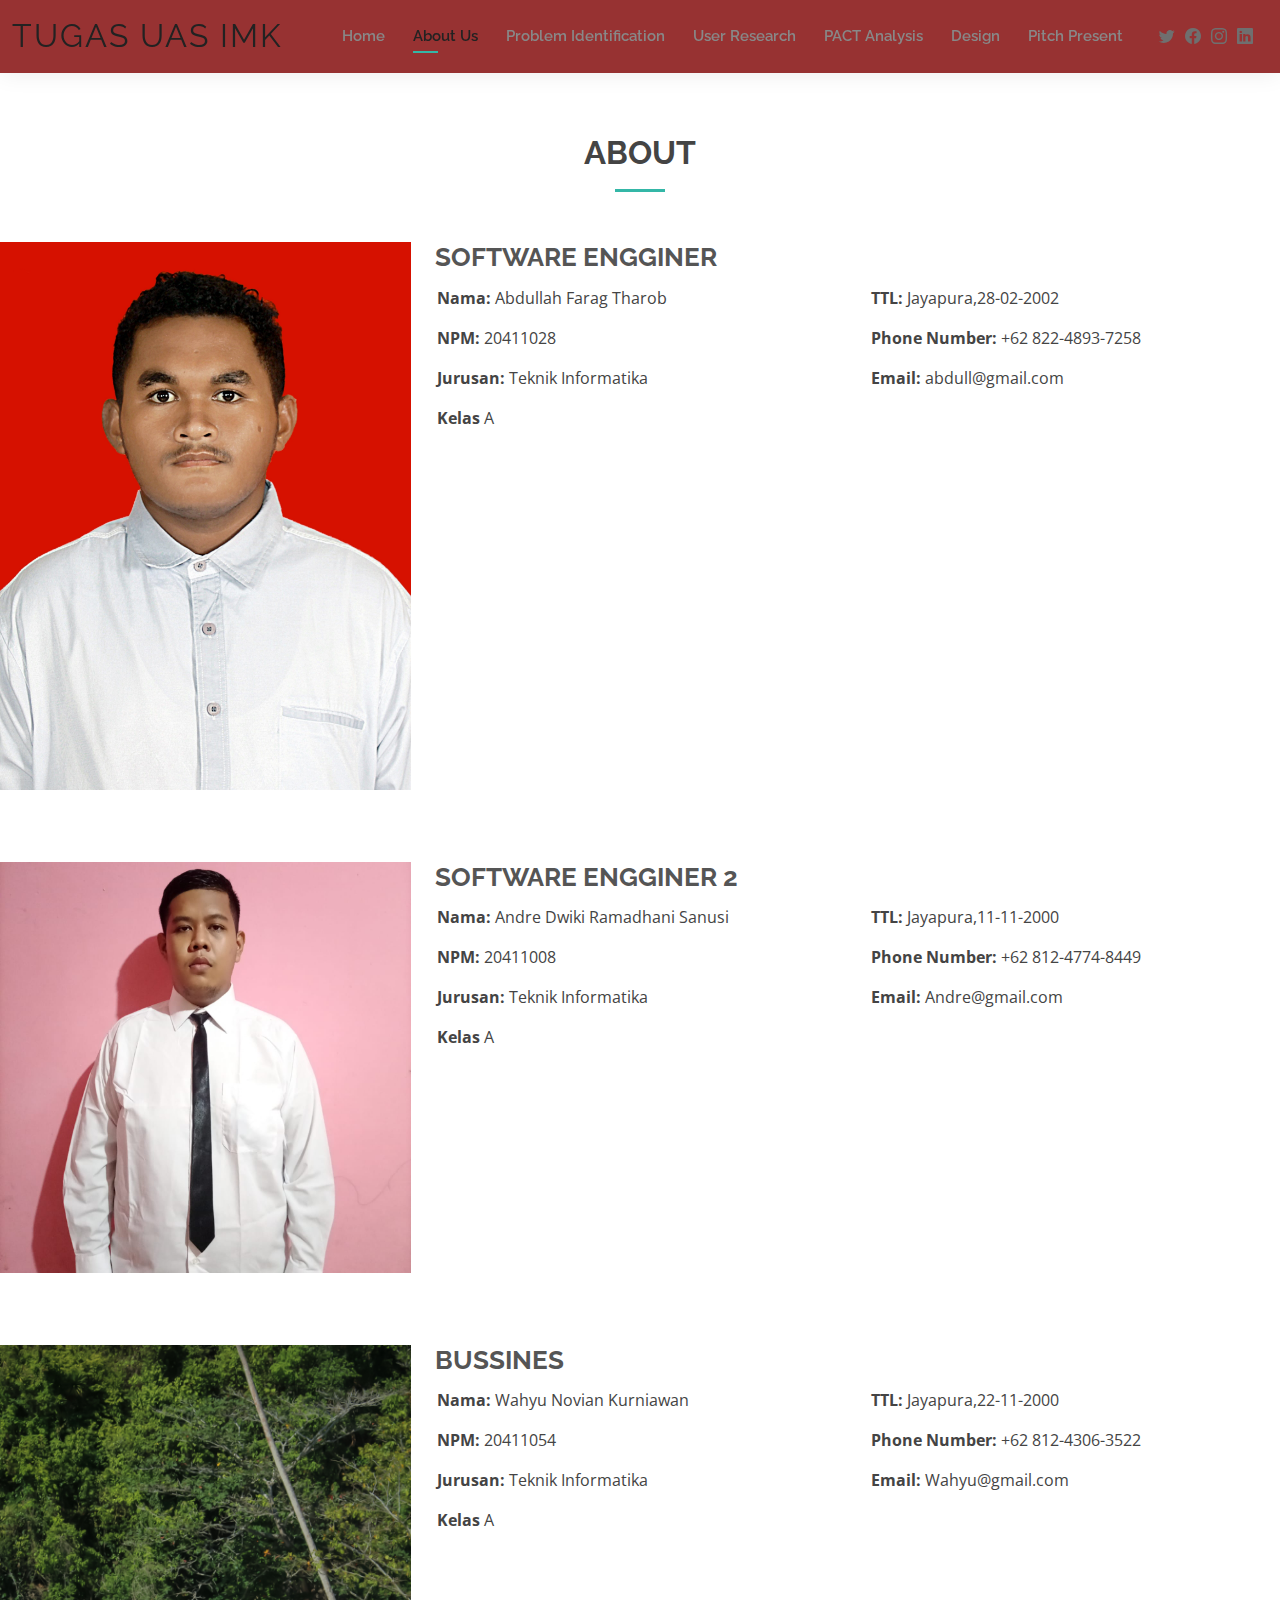
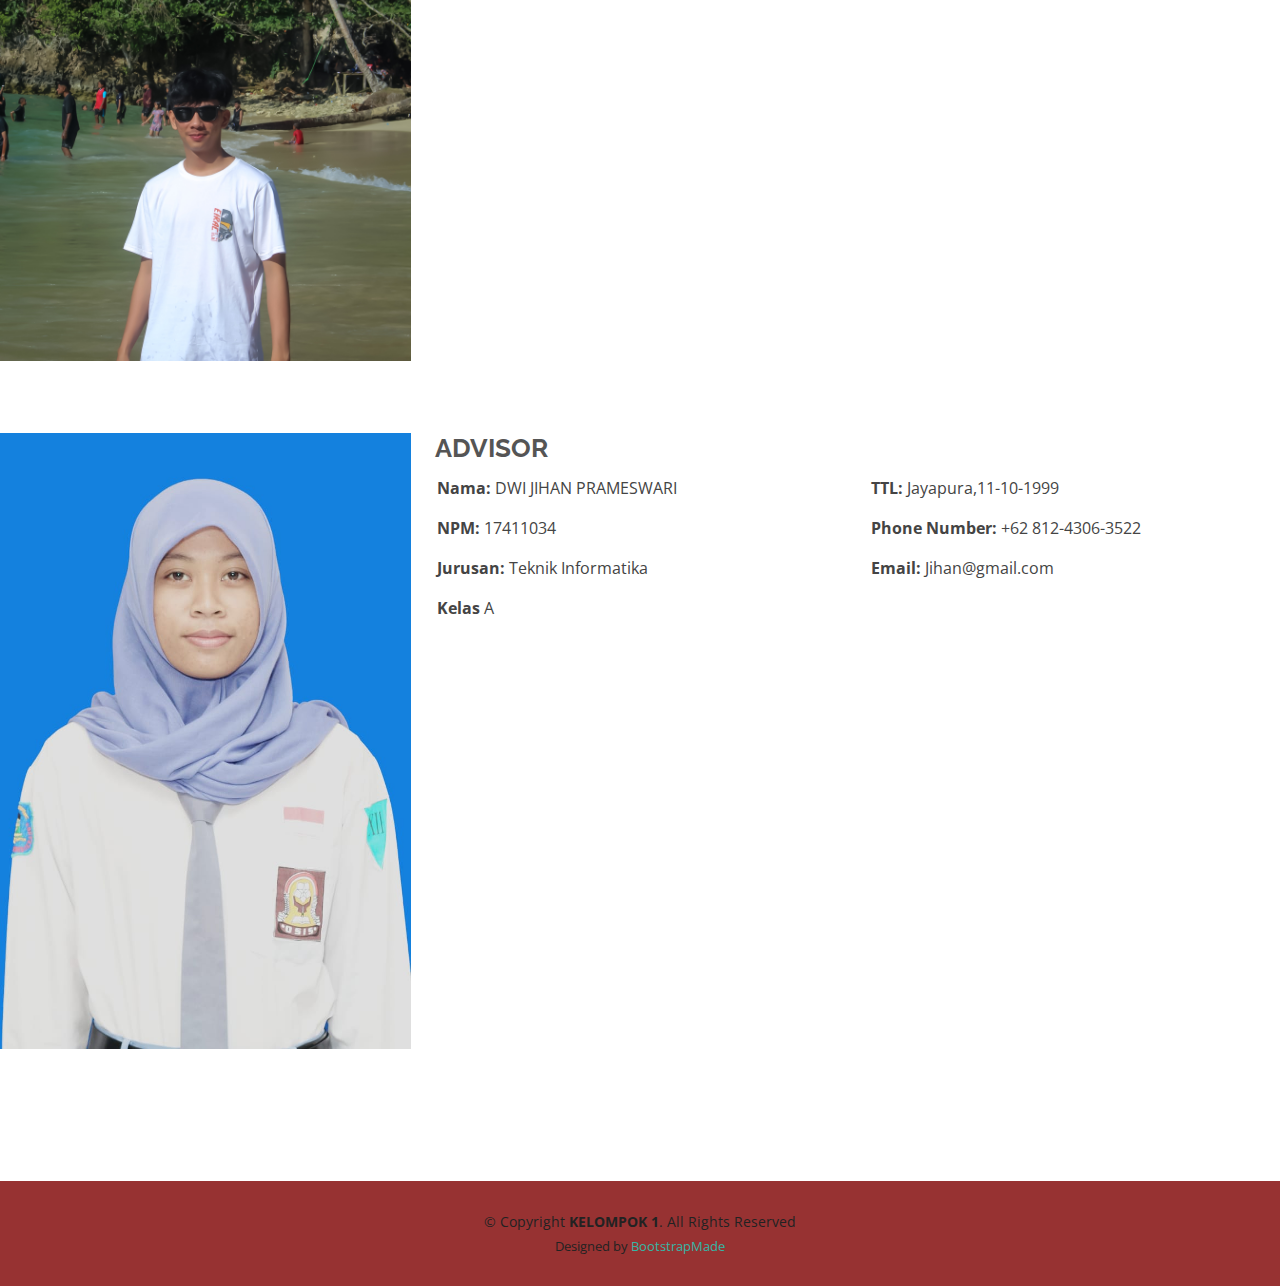
<file: about.html>
<!DOCTYPE html>
<html lang="en">

<head>
  <meta charset="utf-8">
  <meta content="width=device-width, initial-scale=1.0" name="viewport">

  <title>About - Kelly Bootstrap Template</title>
  <meta content="" name="description">
  <meta content="" name="keywords">

  <!-- Favicons -->
  <link href="assets/img/favicon.png" rel="icon">
  <link href="assets/img/apple-touch-icon.png" rel="apple-touch-icon">

  <!-- Google Fonts -->
  <link href="https://fonts.googleapis.com/css?family=Open+Sans:300,300i,400,400i,600,600i,700,700i|Raleway:300,300i,400,400i,500,500i,600,600i,700,700i|Poppins:300,300i,400,400i,500,500i,600,600i,700,700i" rel="stylesheet">

  <!-- Vendor CSS Files -->
  <link href="assets/vendor/aos/aos.css" rel="stylesheet">
  <link href="assets/vendor/bootstrap/css/bootstrap.min.css" rel="stylesheet">
  <link href="assets/vendor/bootstrap-icons/bootstrap-icons.css" rel="stylesheet">
  <link href="assets/vendor/boxicons/css/boxicons.min.css" rel="stylesheet">
  <link href="assets/vendor/glightbox/css/glightbox.min.css" rel="stylesheet">
  <link href="assets/vendor/swiper/swiper-bundle.min.css" rel="stylesheet">

  <!-- Template Main CSS File -->
  <link href="assets/css/style.css" rel="stylesheet">

  <!-- =======================================================
  * Template Name: Kelly - v4.9.1
  * Template URL: https://bootstrapmade.com/kelly-free-bootstrap-cv-resume-html-template/
  * Author: BootstrapMade.com
  * License: https://bootstrapmade.com/license/
  ======================================================== -->
</head>

<body>

  <!-- ======= Header ======= -->
  <header id="header" class="fixed-top">
    <div class="container-fluid d-flex justify-content-between align-items-center">

      <h1 class="logo me-auto me-lg-0"><a href="index.html">TUGAS UAS IMK</a></h1>
      <!-- Uncomment below if you prefer to use an image logo -->
      <!-- <a href="index.html" class="logo"><img src="assets/img/logo.png" alt="" class="img-fluid"></a>-->

      <nav id="navbar" class="navbar order-last order-lg-0">
        <ul>
          <li><a href="index.html">Home</a></li>
          <li><a class="active" href="about.html">About Us</a></li>
          <li><a href="resume.html">Problem Identification</a></li>
          <li><a href="services.html">User Research</a></li>
          <li><a href="portfolio.html">PACT Analysis</a></li>
          <li><a href="contact.html">Design</a></li>
          <li><a href="pitch.html">Pitch Present</a></li>
        </ul>
        <i class="bi bi-list mobile-nav-toggle"></i>
      </nav><!-- .navbar -->

      <div class="header-social-links">
        <a href="#" class="twitter"><i class="bi bi-twitter"></i></a>
        <a href="#" class="facebook"><i class="bi bi-facebook"></i></a>
        <a href="#" class="instagram"><i class="bi bi-instagram"></i></a>
        <a href="#" class="linkedin"><i class="bi bi-linkedin"></i></i></a>
      </div>

    </div>

  </header><!-- End Header -->

  <main id="main">

    <!-- ======= About Section ======= -->
    <section id="about" class="about">
      <br class="container" data-aos="fade-up">

        <div class="section-title">
          <h2>About</h2>
          
        </div>

        <div class="row">
          <div class="col-lg-4">
            <img src="assets/img/abdul.jpg" class="img-fluid" alt="">
          </div>
          <div class="col-lg-8 pt-4 pt-lg-0 content">
            <h3>SOFTWARE ENGGINER </h3>
            <div class="row">
              <div class="col-lg-6">
                <ul>
                  <li><i class="bi bi-rounded-right"></i> <strong>Nama:</strong> Abdullah Farag Tharob</li>
                  <li><i class="bi bi-rounded-right"></i> <strong>NPM:</strong> 20411028</li>
                  <li><i class="bi bi-rounded-right"></i> <strong>Jurusan:</strong> Teknik Informatika</li>
                  <li><i class="bi bi-rounded-right"></i> <strong>Kelas</strong> A </li>
                </ul>
              </div>
              <div class="col-lg-6">
                <ul>
                  <li><i class="bi bi-rounded-right"></i> <strong>TTL:</strong> Jayapura,28-02-2002</li>
                  <li><i class="bi bi-rounded-right"></i> <strong>Phone Number:</strong> +62 822-4893-7258</li>
                  <li><i class="bi bi-rounded-right"></i> <strong>Email:</strong> abdull@gmail.com</li>
                </ul>
              </div>
            </div>
          </div>
        </div>
        <br>
        <br>
        <br>

        <div class="row">
          <div class="col-lg-4">
            <img src="assets/img/ndre.jpg" class="img-fluid" alt="">
          </div>
          <div class="col-lg-8 pt-4 pt-lg-0 content">
            <h3>SOFTWARE ENGGINER 2</h3>
            <div class="row">
              <div class="col-lg-6">
                <ul>
                  <li><i class="bi bi-rounded-right"></i> <strong>Nama:</strong> Andre Dwiki Ramadhani Sanusi</li>
                  <li><i class="bi bi-rounded-right"></i> <strong>NPM:</strong> 20411008</li>
                  <li><i class="bi bi-rounded-right"></i> <strong>Jurusan:</strong> Teknik Informatika</li>
                  <li><i class="bi bi-rounded-right"></i> <strong>Kelas</strong> A </li>
                </ul>
              </div>
              <div class="col-lg-6">
                <ul>
                  <li><i class="bi bi-rounded-right"></i> <strong>TTL:</strong> Jayapura,11-11-2000</li>
                  <li><i class="bi bi-rounded-right"></i> <strong>Phone Number:</strong> +62 812-4774-8449</li>
                  <li><i class="bi bi-rounded-right"></i> <strong>Email:</strong> Andre@gmail.com</li>
                </ul>
              </div>
            </div>
          </div>
        </div>
        <br>
        <br>
        <br>

        <div class="row">
          <div class="col-lg-4">
            <img src="assets/img/wayu.jpg" class="img-fluid" alt="">
          </div>
          <div class="col-lg-8 pt-4 pt-lg-0 content">
            <h3>BUSSINES</h3>
            
            <div class="row">
              <div class="col-lg-6">
                <ul>
                  <li><i class="bi bi-rounded-right"></i> <strong>Nama:</strong> Wahyu Novian Kurniawan</li>
                  <li><i class="bi bi-rounded-right"></i> <strong>NPM:</strong> 20411054</li>
                  <li><i class="bi bi-rounded-right"></i> <strong>Jurusan:</strong> Teknik Informatika</li>
                  <li><i class="bi bi-rounded-right"></i> <strong>Kelas</strong> A </li>
                </ul>
              </div>
              <div class="col-lg-6">
                <ul>
                  <li><i class="bi bi-rounded-right"></i> <strong>TTL:</strong> Jayapura,22-11-2000</li>
                  <li><i class="bi bi-rounded-right"></i> <strong>Phone Number:</strong> +62 812-4306-3522</li>
                  <li><i class="bi bi-rounded-right"></i> <strong>Email:</strong> Wahyu@gmail.com</li>
                </ul>
              </div>
            </div>
          </div>
        </div>
        <br>
        <br>
        <br>

        <div class="row">
          <div class="col-lg-4">
            <img src="assets/img/Dwi Jihan.jpg" class="img-fluid" alt="">
          </div>
          <div class="col-lg-8 pt-4 pt-lg-0 content">
            <h3>ADVISOR</h3>
            <div class="row">
              <div class="col-lg-6">
                <ul>
                  <li><i class="bi bi-rounded-right"></i> <strong>Nama:</strong> DWI JIHAN PRAMESWARI</li>
                  <li><i class="bi bi-rounded-right"></i> <strong>NPM:</strong> 17411034</li>
                  <li><i class="bi bi-rounded-right"></i> <strong>Jurusan:</strong> Teknik Informatika</li>
                  <li><i class="bi bi-rounded-right"></i> <strong>Kelas</strong> A </li>
                </ul>
              </div>
              <div class="col-lg-6">
                <ul>
                  <li><i class="bi bi-rounded-right"></i> <strong>TTL:</strong> Jayapura,11-10-1999</li>
                  <li><i class="bi bi-rounded-right"></i> <strong>Phone Number:</strong> +62 812-4306-3522</li>
                  <li><i class="bi bi-rounded-right"></i> <strong>Email:</strong> Jihan@gmail.com</li>
                </ul>
              </div>
            </div>
          </div>
        </div>
        <br>
        <br>
        <br>
        



      </div>
    </section><!-- End About Section -->



    <!-- ======= Skills Section ======= -->
<!-- Hapus  <section id="skills" class="skills">
      <div class="container" data-aos="fade-up">

        <div class="section-title">
          <h2>Skills</h2>
          <p>Magnam dolores commodi suscipit. Necessitatibus eius consequatur ex aliquid fuga eum quidem. Sit sint consectetur velit. Quisquam quos quisquam cupiditate. Et nemo qui impedit suscipit alias ea. Quia fugiat sit in iste officiis commodi quidem hic quas.</p>
        </div>

        <div class="row skills-content">

          <div class="col-lg-6">

            <div class="progress">
              <span class="skill">HTML <i class="val">100%</i></span>
              <div class="progress-bar-wrap">
                <div class="progress-bar" role="progressbar" aria-valuenow="100" aria-valuemin="0" aria-valuemax="100"></div>
              </div>
            </div>

            <div class="progress">
              <span class="skill">CSS <i class="val">90%</i></span>
              <div class="progress-bar-wrap">
                <div class="progress-bar" role="progressbar" aria-valuenow="90" aria-valuemin="0" aria-valuemax="100"></div>
              </div>
            </div>

            <div class="progress">
              <span class="skill">JavaScript <i class="val">75%</i></span>
              <div class="progress-bar-wrap">
                <div class="progress-bar" role="progressbar" aria-valuenow="75" aria-valuemin="0" aria-valuemax="100"></div>
              </div>
            </div>

          </div>

          <div class="col-lg-6">

            <div class="progress">
              <span class="skill">PHP <i class="val">80%</i></span>
              <div class="progress-bar-wrap">
                <div class="progress-bar" role="progressbar" aria-valuenow="80" aria-valuemin="0" aria-valuemax="100"></div>
              </div>
            </div>

            <div class="progress">
              <span class="skill">WordPress/CMS <i class="val">90%</i></span>
              <div class="progress-bar-wrap">
                <div class="progress-bar" role="progressbar" aria-valuenow="90" aria-valuemin="0" aria-valuemax="100"></div>
              </div>
            </div>

            <div class="progress">
              <span class="skill">Photoshop <i class="val">55%</i></span>
              <div class="progress-bar-wrap">
                <div class="progress-bar" role="progressbar" aria-valuenow="55" aria-valuemin="0" aria-valuemax="100"></div>
              </div>
            </div>

          </div>

        </div>

      </div>
    </section><!-- End Skills Section -->

    <!-- ======= Facts Section ======= -->
<!-- Hapus   <section id="facts" class="facts">
      <div class="container" data-aos="fade-up">

        <div class="section-title">
          <h2>Facts</h2>
          <p>Magnam dolores commodi suscipit. Necessitatibus eius consequatur ex aliquid fuga eum quidem. Sit sint consectetur velit. Quisquam quos quisquam cupiditate. Et nemo qui impedit suscipit alias ea. Quia fugiat sit in iste officiis commodi quidem hic quas.</p>
        </div>

        <div class="row counters">

          <div class="col-lg-3 col-6 text-center">
            <span data-purecounter-start="0" data-purecounter-end="232" data-purecounter-duration="1" class="purecounter"></span>
            <p>Clients</p>
          </div>

          <div class="col-lg-3 col-6 text-center">
            <span data-purecounter-start="0" data-purecounter-end="521" data-purecounter-duration="1" class="purecounter"></span>
            <p>Projects</p>
          </div>

          <div class="col-lg-3 col-6 text-center">
            <span data-purecounter-start="0" data-purecounter-end="1463" data-purecounter-duration="1" class="purecounter"></span>
            <p>Hours Of Support</p>
          </div>

          <div class="col-lg-3 col-6 text-center">
            <span data-purecounter-start="0" data-purecounter-end="15" data-purecounter-duration="1" class="purecounter"></span>
            <p>Hard Workers</p>
          </div>

        </div>

      </div>
    </section><!-- End Facts Section -->

    <!-- ======= Testimonials Section ======= -->
<!-- Hapus   <section id="testimonials" class="testimonials">
      <div class="container" data-aos="fade-up">

        <div class="section-title">
          <h2>Testimonials</h2>
          <p>Magnam dolores commodi suscipit. Necessitatibus eius consequatur ex aliquid fuga eum quidem. Sit sint consectetur velit. Quisquam quos quisquam cupiditate. Et nemo qui impedit suscipit alias ea. Quia fugiat sit in iste officiis commodi quidem hic quas.</p>
        </div>

        <div class="testimonials-slider swiper" data-aos="fade-up" data-aos-delay="100">
          <div class="swiper-wrapper">

            <div class="swiper-slide">
              <div class="testimonial-item">
                <img src="assets/img/testimonials/testimonials-1.jpg" class="testimonial-img" alt="">
                <h3>Saul Goodman</h3>
                <h4>Ceo &amp; Founder</h4>
                <p>
                  <i class="bx bxs-quote-alt-left quote-icon-left"></i>
                  Proin iaculis purus consequat sem cure digni ssim donec porttitora entum suscipit rhoncus. Accusantium quam, ultricies eget id, aliquam eget nibh et. Maecen aliquam, risus at semper.
                  <i class="bx bxs-quote-alt-right quote-icon-right"></i>
                </p>
              </div>
            </div><!-- End testimonial item -->

<!-- Hapus          <div class="swiper-slide">
              <div class="testimonial-item">
                <img src="assets/img/testimonials/testimonials-2.jpg" class="testimonial-img" alt="">
                <h3>Sara Wilsson</h3>
                <h4>Designer</h4>
                <p>
                  <i class="bx bxs-quote-alt-left quote-icon-left"></i>
                  Export tempor illum tamen malis malis eram quae irure esse labore quem cillum quid cillum eram malis quorum velit fore eram velit sunt aliqua noster fugiat irure amet legam anim culpa.
                  <i class="bx bxs-quote-alt-right quote-icon-right"></i>
                </p>
              </div>
            </div><!-- End testimonial item -->

<!-- Hapus          <div class="swiper-slide">
              <div class="testimonial-item">
                <img src="assets/img/testimonials/testimonials-3.jpg" class="testimonial-img" alt="">
                <h3>Jena Karlis</h3>
                <h4>Store Owner</h4>
                <p>
                  <i class="bx bxs-quote-alt-left quote-icon-left"></i>
                  Enim nisi quem export duis labore cillum quae magna enim sint quorum nulla quem veniam duis minim tempor labore quem eram duis noster aute amet eram fore quis sint minim.
                  <i class="bx bxs-quote-alt-right quote-icon-right"></i>
                </p>
              </div>
            </div><!-- End testimonial item -->

<!-- Hapus          <div class="swiper-slide">
              <div class="testimonial-item">
                <img src="assets/img/testimonials/testimonials-4.jpg" class="testimonial-img" alt="">
                <h3>Matt Brandon</h3>
                <h4>Freelancer</h4>
                <p>
                  <i class="bx bxs-quote-alt-left quote-icon-left"></i>
                  Fugiat enim eram quae cillum dolore dolor amet nulla culpa multos export minim fugiat minim velit minim dolor enim duis veniam ipsum anim magna sunt elit fore quem dolore labore illum veniam.
                  <i class="bx bxs-quote-alt-right quote-icon-right"></i>
                </p>
              </div>
            </div><!-- End testimonial item -->

<!-- Hapus          <div class="swiper-slide">
              <div class="testimonial-item">
                <img src="assets/img/testimonials/testimonials-5.jpg" class="testimonial-img" alt="">
                <h3>John Larson</h3>
                <h4>Entrepreneur</h4>
                <p>
                  <i class="bx bxs-quote-alt-left quote-icon-left"></i>
                  Quis quorum aliqua sint quem legam fore sunt eram irure aliqua veniam tempor noster veniam enim culpa labore duis sunt culpa nulla illum cillum fugiat legam esse veniam culpa fore nisi cillum quid.
                  <i class="bx bxs-quote-alt-right quote-icon-right"></i>
                </p>
              </div>
            </div><!-- End testimonial item -->

<!-- Hapus         </div>
          <div class="swiper-pagination"></div>
        </div>

      </div>
    </section><!-- End Testimonials Section -->

<!-- Hapus  </main><!-- End #main -->




  <!-- ======= Footer ======= -->
  <footer id="footer">
    <div class="container">
      <div class="copyright">
        &copy; Copyright <strong><span>KELOMPOK 1</span></strong>. All Rights Reserved
      </div>
      <div class="credits">
        <!-- All the links in the footer should remain intact. -->
        <!-- You can delete the links only if you purchased the pro version. -->
        <!-- Licensing information: https://bootstrapmade.com/license/ -->
        <!-- Purchase the pro version with working PHP/AJAX contact form: https://bootstrapmade.com/kelly-free-bootstrap-cv-resume-html-template/ -->
        Designed by <a href="https://bootstrapmade.com/">BootstrapMade</a>
      </div>
    </div>
  </footer><!-- End  Footer -->

  <div id="preloader"></div>
  <a href="#" class="back-to-top d-flex align-items-center justify-content-center"><i class="bi bi-arrow-up-short"></i></a>

  <!-- Vendor JS Files -->
  <script src="assets/vendor/purecounter/purecounter_vanilla.js"></script>
  <script src="assets/vendor/aos/aos.js"></script>
  <script src="assets/vendor/bootstrap/js/bootstrap.bundle.min.js"></script>
  <script src="assets/vendor/glightbox/js/glightbox.min.js"></script>
  <script src="assets/vendor/isotope-layout/isotope.pkgd.min.js"></script>
  <script src="assets/vendor/swiper/swiper-bundle.min.js"></script>
  <script src="assets/vendor/waypoints/noframework.waypoints.js"></script>
  <script src="assets/vendor/php-email-form/validate.js"></script>

  <!-- Template Main JS File -->
  <script src="assets/js/main.js"></script>

</body>

</html>
</file>
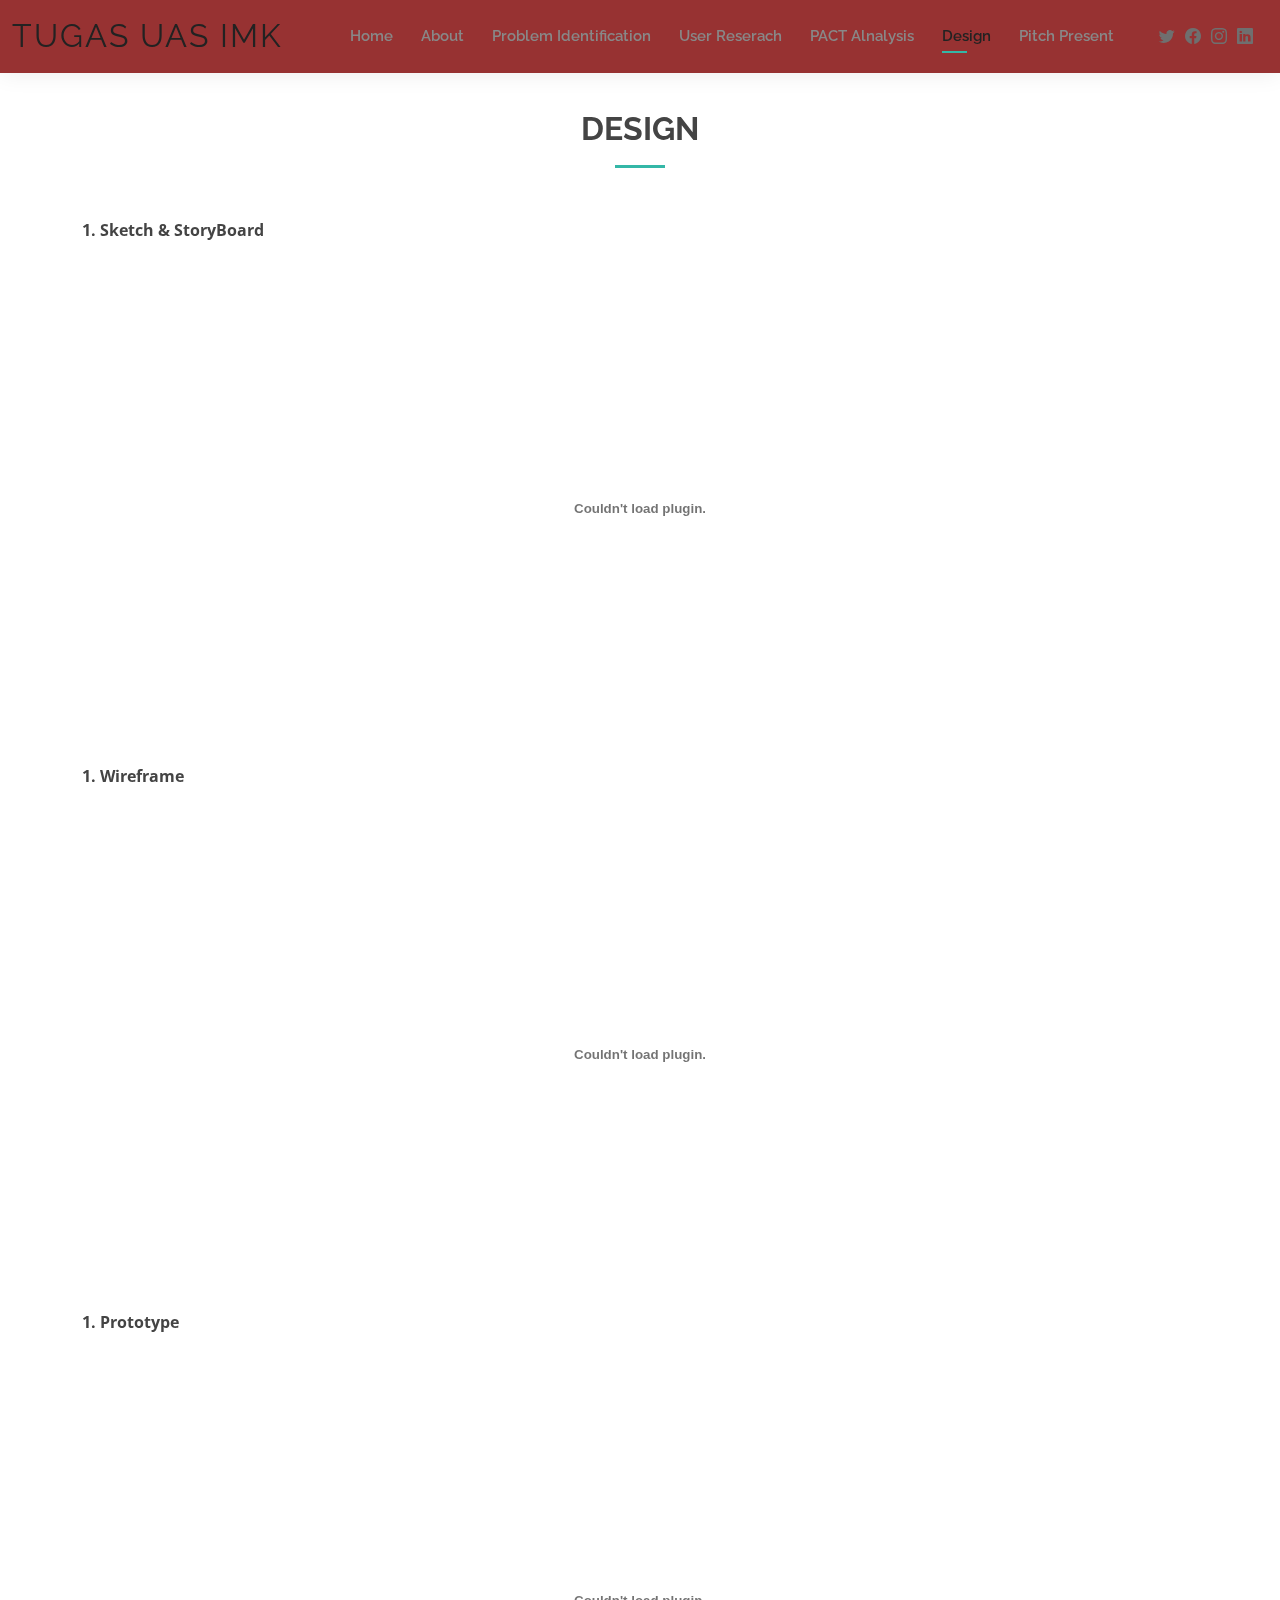
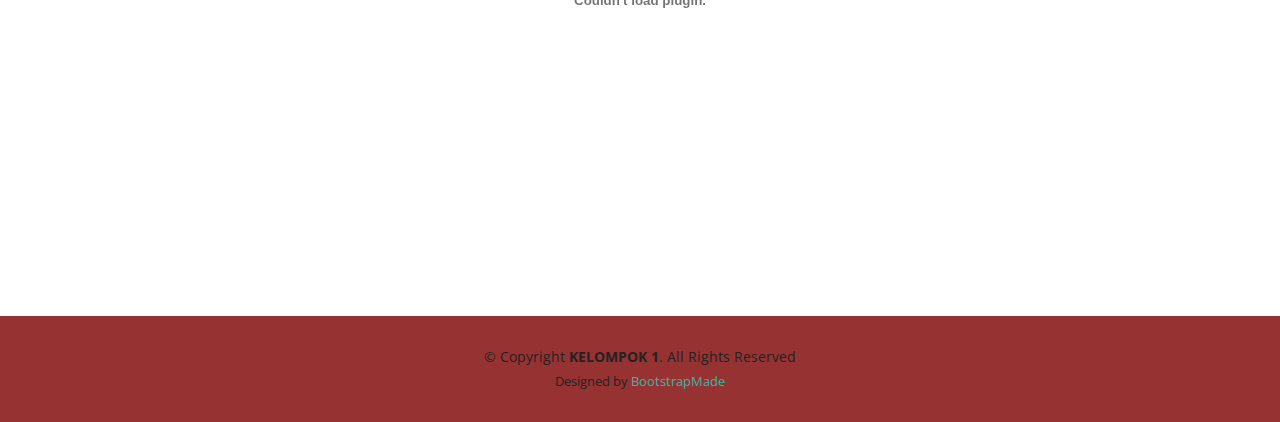
<file: contact.html>
<!DOCTYPE html>
<html lang="en">

<head>
  <meta charset="utf-8">
  <meta content="width=device-width, initial-scale=1.0" name="viewport">

  <title>Contact - Kelly Bootstrap Template</title>
  <meta content="" name="description">
  <meta content="" name="keywords">

  <!-- Favicons -->
  <link href="assets/img/favicon.png" rel="icon">
  <link href="assets/img/apple-touch-icon.png" rel="apple-touch-icon">

  <!-- Google Fonts -->
  <link href="https://fonts.googleapis.com/css?family=Open+Sans:300,300i,400,400i,600,600i,700,700i|Raleway:300,300i,400,400i,500,500i,600,600i,700,700i|Poppins:300,300i,400,400i,500,500i,600,600i,700,700i" rel="stylesheet">

  <!-- Vendor CSS Files -->
  <link href="assets/vendor/aos/aos.css" rel="stylesheet">
  <link href="assets/vendor/bootstrap/css/bootstrap.min.css" rel="stylesheet">
  <link href="assets/vendor/bootstrap-icons/bootstrap-icons.css" rel="stylesheet">
  <link href="assets/vendor/boxicons/css/boxicons.min.css" rel="stylesheet">
  <link href="assets/vendor/glightbox/css/glightbox.min.css" rel="stylesheet">
  <link href="assets/vendor/swiper/swiper-bundle.min.css" rel="stylesheet">

  <!-- Template Main CSS File -->
  <link href="assets/css/style.css" rel="stylesheet">

  <!-- =======================================================
  * Template Name: Kelly - v4.9.1
  * Template URL: https://bootstrapmade.com/kelly-free-bootstrap-cv-resume-html-template/
  * Author: BootstrapMade.com
  * License: https://bootstrapmade.com/license/
  ======================================================== -->
</head>

<body>

  <!-- ======= Header ======= -->
  <header id="header" class="fixed-top">
    <div class="container-fluid d-flex justify-content-between align-items-center">

      <h1 class="logo me-auto me-lg-0"><a href="index.html">TUGAS UAS IMK</a></h1>
      <!-- Uncomment below if you prefer to use an image logo -->
      <!-- <a href="index.html" class="logo"><img src="assets/img/logo.png" alt="" class="img-fluid"></a>-->

      <nav id="navbar" class="navbar order-last order-lg-0">
        <ul>
          <li><a href="index.html">Home</a></li>
          <li><a href="about.html">About</a></li>
          <li><a href="resume.html">Problem Identification</a></li>
          <li><a href="services.html">User Reserach</a></li>
          <li><a href="portfolio.html">PACT Alnalysis</a></li>
          <li><a class="active" href="contact.html">Design</a></li>
          <li><a href="pitch.html">Pitch Present</a></li>
        </ul>
        <i class="bi bi-list mobile-nav-toggle"></i>
      </nav><!-- .navbar -->

      <div class="header-social-links">
        <a href="#" class="twitter"><i class="bi bi-twitter"></i></a>
        <a href="#" class="facebook"><i class="bi bi-facebook"></i></a>
        <a href="#" class="instagram"><i class="bi bi-instagram"></i></a>
        <a href="#" class="linkedin"><i class="bi bi-linkedin"></i></i></a>
      </div>

    </div>

  </header><!-- End Header -->

  <main id="main">

    <!-- ======= Contact Section ======= -->
    <section id="contact" class="contact">
      <div class="container" data-aos="fade-up">

        <div class="section-title">
          <h2>DESIGN</h2>
<!--          <p>Magnam dolores commodi suscipit. Necessitatibus eius consequatur ex aliquid fuga eum quidem. Sit sint consectetur velit. Quisquam quos quisquam cupiditate. Et nemo qui impedit suscipit alias ea. Quia fugiat sit in iste officiis commodi quidem hic quas.</p> -->
        </div>

        <div class ="Judulser">
          <p>1. Sketch & StoryBoard</p>
        </div>
          <embed src="assets/Sketch dan storyboard.pdf" type="application/pdf" width="100%" height="500px" />

        <div class ="Judulser">
          <p>1. Wireframe</p>
        </div>
          <embed src="assets/Wireframe.pdf" type="application/pdf" width="100%" height="500px" />

        <div class ="Judulser">
          <p>1. Prototype</p>
        </div>
          <embed src="assets/Prototype.pdf" type="application/pdf" width="100%" height="500px" />
  
          </section><!-- End Services Section -->

  </main><!-- End #main -->

  <!-- ======= Footer ======= -->
  <footer id="footer">
    <div class="container">
      <div class="copyright">
        &copy; Copyright <strong><span>KELOMPOK 1</span></strong>. All Rights Reserved
      </div>
      <div class="credits">
        <!-- All the links in the footer should remain intact. -->
        <!-- You can delete the links only if you purchased the pro version. -->
        <!-- Licensing information: https://bootstrapmade.com/license/ -->
        <!-- Purchase the pro version with working PHP/AJAX contact form: https://bootstrapmade.com/kelly-free-bootstrap-cv-resume-html-template/ -->
        Designed by <a href="https://bootstrapmade.com/">BootstrapMade</a>
      </div>
    </div>
  </footer><!-- End  Footer -->

  <div id="preloader"></div>
  <a href="#" class="back-to-top d-flex align-items-center justify-content-center"><i class="bi bi-arrow-up-short"></i></a>

  <!-- Vendor JS Files -->
  <script src="assets/vendor/purecounter/purecounter_vanilla.js"></script>
  <script src="assets/vendor/aos/aos.js"></script>
  <script src="assets/vendor/bootstrap/js/bootstrap.bundle.min.js"></script>
  <script src="assets/vendor/glightbox/js/glightbox.min.js"></script>
  <script src="assets/vendor/isotope-layout/isotope.pkgd.min.js"></script>
  <script src="assets/vendor/swiper/swiper-bundle.min.js"></script>
  <script src="assets/vendor/waypoints/noframework.waypoints.js"></script>
  <script src="assets/vendor/php-email-form/validate.js"></script>

  <!-- Template Main JS File -->
  <script src="assets/js/main.js"></script>

</body>

</html>
</file>
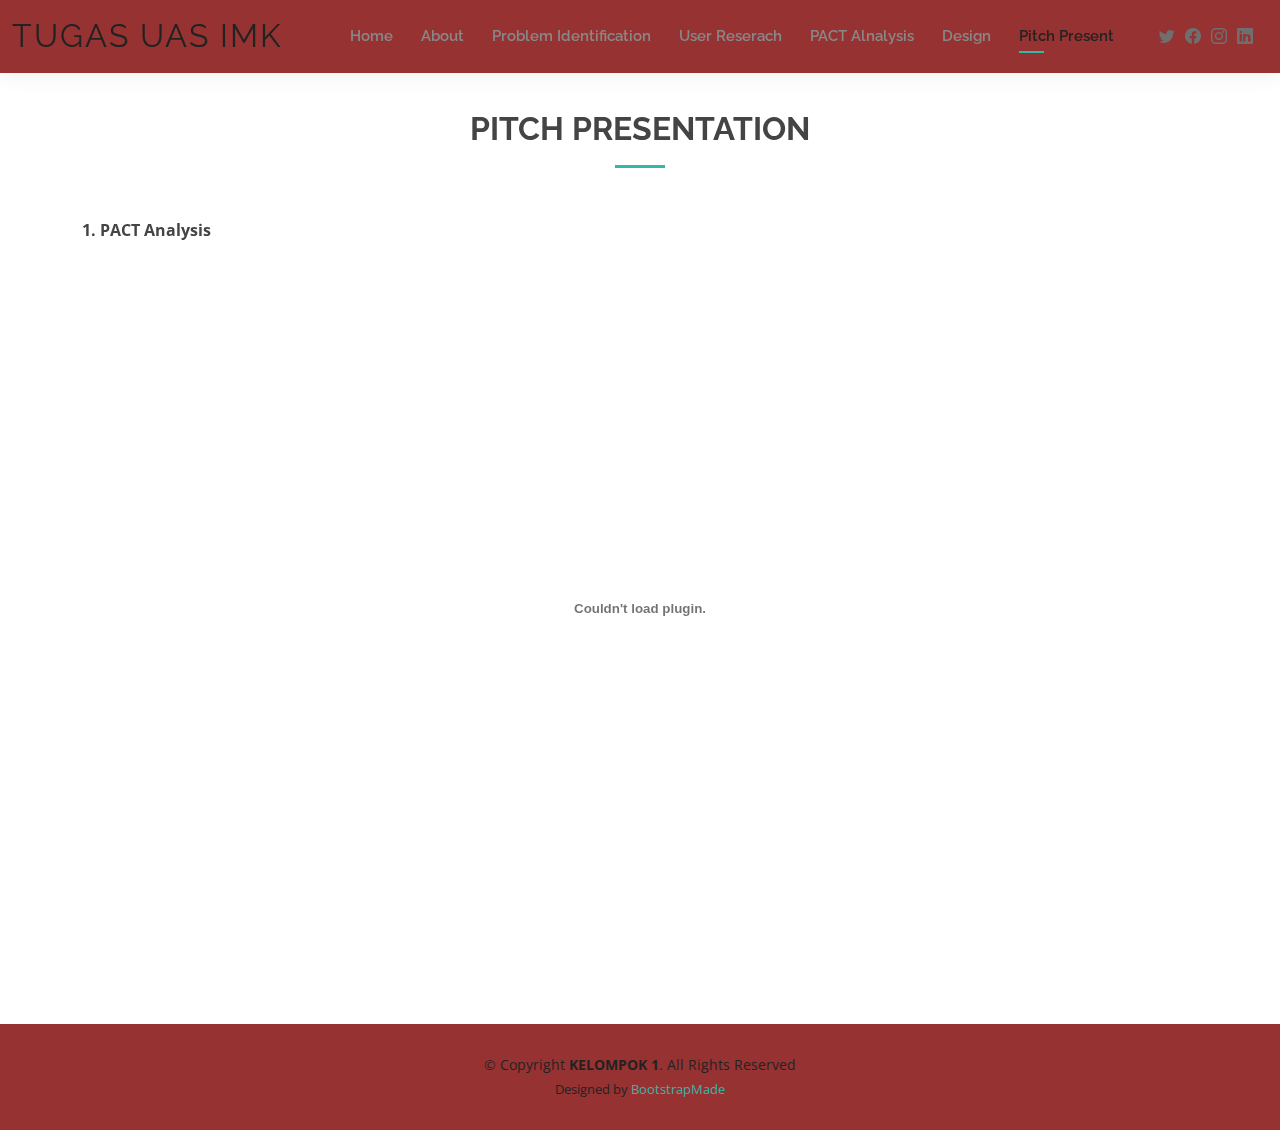
<file: pitch.html>
<!DOCTYPE html>
<html lang="en">

<head>
  <meta charset="utf-8">
  <meta content="width=device-width, initial-scale=1.0" name="viewport">

  <title>Contact - Kelly Bootstrap Template</title>
  <meta content="" name="description">
  <meta content="" name="keywords">

  <!-- Favicons -->
  <link href="assets/img/favicon.png" rel="icon">
  <link href="assets/img/apple-touch-icon.png" rel="apple-touch-icon">

  <!-- Google Fonts -->
  <link href="https://fonts.googleapis.com/css?family=Open+Sans:300,300i,400,400i,600,600i,700,700i|Raleway:300,300i,400,400i,500,500i,600,600i,700,700i|Poppins:300,300i,400,400i,500,500i,600,600i,700,700i" rel="stylesheet">

  <!-- Vendor CSS Files -->
  <link href="assets/vendor/aos/aos.css" rel="stylesheet">
  <link href="assets/vendor/bootstrap/css/bootstrap.min.css" rel="stylesheet">
  <link href="assets/vendor/bootstrap-icons/bootstrap-icons.css" rel="stylesheet">
  <link href="assets/vendor/boxicons/css/boxicons.min.css" rel="stylesheet">
  <link href="assets/vendor/glightbox/css/glightbox.min.css" rel="stylesheet">
  <link href="assets/vendor/swiper/swiper-bundle.min.css" rel="stylesheet">

  <!-- Template Main CSS File -->
  <link href="assets/css/style.css" rel="stylesheet">

  <!-- =======================================================
  * Template Name: Kelly - v4.9.1
  * Template URL: https://bootstrapmade.com/kelly-free-bootstrap-cv-resume-html-template/
  * Author: BootstrapMade.com
  * License: https://bootstrapmade.com/license/
  ======================================================== -->
</head>

<body>

  <!-- ======= Header ======= -->
  <header id="header" class="fixed-top">
    <div class="container-fluid d-flex justify-content-between align-items-center">

      <h1 class="logo me-auto me-lg-0"><a href="index.html">TUGAS UAS IMK</a></h1>
      <!-- Uncomment below if you prefer to use an image logo -->
      <!-- <a href="index.html" class="logo"><img src="assets/img/logo.png" alt="" class="img-fluid"></a>-->

      <nav id="navbar" class="navbar order-last order-lg-0">
        <ul>
          <li><a href="index.html">Home</a></li>
          <li><a href="about.html">About</a></li>
          <li><a href="resume.html">Problem Identification</a></li>
          <li><a href="services.html">User Reserach</a></li>
          <li><a href="portfolio.html">PACT Alnalysis</a></li> 
          <li><a href="contact.html">Design</a></li>
          <li><a class="active" href="pitch.html">Pitch Present</a></li>
        </ul>
        <i class="bi bi-list mobile-nav-toggle"></i>
      </nav><!-- .navbar -->

      <div class="header-social-links">
        <a href="#" class="twitter"><i class="bi bi-twitter"></i></a>
        <a href="#" class="facebook"><i class="bi bi-facebook"></i></a>
        <a href="#" class="instagram"><i class="bi bi-instagram"></i></a>
        <a href="#" class="linkedin"><i class="bi bi-linkedin"></i></i></a>
      </div>

    </div>

  </header><!-- End Header -->

  <main id="main">

    <!-- ======= Contact Section ======= -->
    <section id="contact" class="contact">
      <div class="container" data-aos="fade-up">

        <div class="section-title">
          <h2>PITCH PRESENTATION</h2>
<!--          <p>Magnam dolores commodi suscipit. Necessitatibus eius consequatur ex aliquid fuga eum quidem. Sit sint consectetur velit. Quisquam quos quisquam cupiditate. Et nemo qui impedit suscipit alias ea. Quia fugiat sit in iste officiis commodi quidem hic quas.</p> -->
        </div>

        <div class ="Judulser">
          <p>1. PACT Analysis</p>
          </div>
          <embed src="assets/Pitch Presentation.pdf" type="application/pdf" width="100%" height="700px" />
  
          </section><!-- End Services Section -->

  </main><!-- End #main -->

  <!-- ======= Footer ======= -->
  <footer id="footer">
    <div class="container">
      <div class="copyright">
        &copy; Copyright <strong><span>KELOMPOK 1</span></strong>. All Rights Reserved
      </div>
      <div class="credits">
        <!-- All the links in the footer should remain intact. -->
        <!-- You can delete the links only if you purchased the pro version. -->
        <!-- Licensing information: https://bootstrapmade.com/license/ -->
        <!-- Purchase the pro version with working PHP/AJAX contact form: https://bootstrapmade.com/kelly-free-bootstrap-cv-resume-html-template/ -->
        Designed by <a href="https://bootstrapmade.com/">BootstrapMade</a>
      </div>
    </div>
  </footer><!-- End  Footer -->

  <div id="preloader"></div>
  <a href="#" class="back-to-top d-flex align-items-center justify-content-center"><i class="bi bi-arrow-up-short"></i></a>

  <!-- Vendor JS Files -->
  <script src="assets/vendor/purecounter/purecounter_vanilla.js"></script>
  <script src="assets/vendor/aos/aos.js"></script>
  <script src="assets/vendor/bootstrap/js/bootstrap.bundle.min.js"></script>
  <script src="assets/vendor/glightbox/js/glightbox.min.js"></script>
  <script src="assets/vendor/isotope-layout/isotope.pkgd.min.js"></script>
  <script src="assets/vendor/swiper/swiper-bundle.min.js"></script>
  <script src="assets/vendor/waypoints/noframework.waypoints.js"></script>
  <script src="assets/vendor/php-email-form/validate.js"></script>

  <!-- Template Main JS File -->
  <script src="assets/js/main.js"></script>

</body>

</html>
</file>
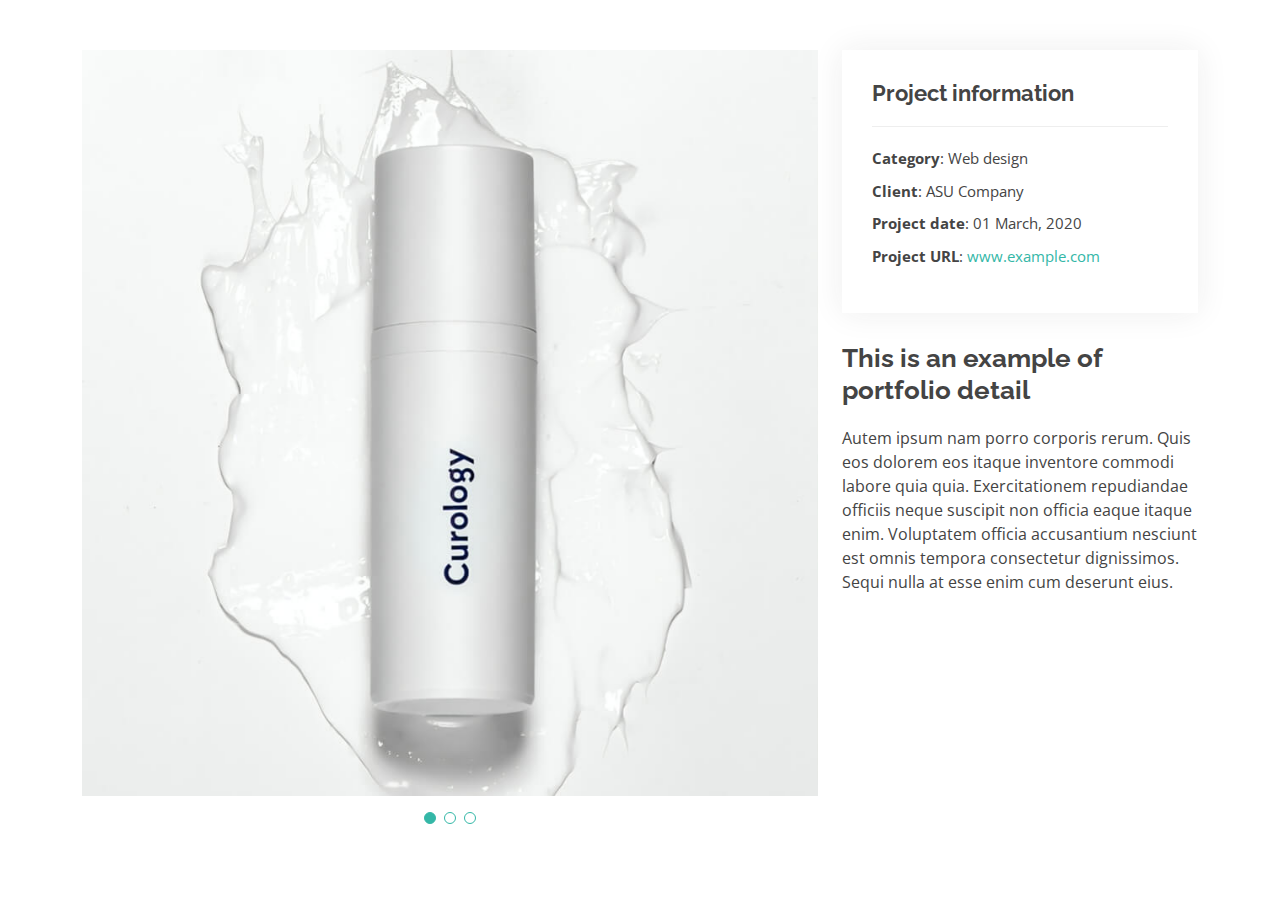
<file: portfolio-details.html>
<!DOCTYPE html>
<html lang="en">

<head>
  <meta charset="utf-8">
  <meta content="width=device-width, initial-scale=1.0" name="viewport">

  <title>Portfolio Details - Kelly Bootstrap Template</title>
  <meta content="" name="description">
  <meta content="" name="keywords">

  <!-- Favicons -->
  <link href="assets/img/favicon.png" rel="icon">
  <link href="assets/img/apple-touch-icon.png" rel="apple-touch-icon">

  <!-- Google Fonts -->
  <link href="https://fonts.googleapis.com/css?family=Open+Sans:300,300i,400,400i,600,600i,700,700i|Raleway:300,300i,400,400i,500,500i,600,600i,700,700i|Poppins:300,300i,400,400i,500,500i,600,600i,700,700i" rel="stylesheet">

  <!-- Vendor CSS Files -->
  <link href="assets/vendor/aos/aos.css" rel="stylesheet">
  <link href="assets/vendor/bootstrap/css/bootstrap.min.css" rel="stylesheet">
  <link href="assets/vendor/bootstrap-icons/bootstrap-icons.css" rel="stylesheet">
  <link href="assets/vendor/boxicons/css/boxicons.min.css" rel="stylesheet">
  <link href="assets/vendor/glightbox/css/glightbox.min.css" rel="stylesheet">
  <link href="assets/vendor/swiper/swiper-bundle.min.css" rel="stylesheet">

  <!-- Template Main CSS File -->
  <link href="assets/css/style.css" rel="stylesheet">

  <!-- =======================================================
  * Template Name: Kelly - v4.9.1
  * Template URL: https://bootstrapmade.com/kelly-free-bootstrap-cv-resume-html-template/
  * Author: BootstrapMade.com
  * License: https://bootstrapmade.com/license/
  ======================================================== -->
</head>

<body>

  <main id="main">

    <!-- ======= Portfolio Details Section ======= -->
    <section id="portfolio-details" class="portfolio-details">
      <div class="container">

        <div class="row gy-4">

          <div class="col-lg-8">
            <div class="portfolio-details-slider swiper">
              <div class="swiper-wrapper align-items-center">

                <div class="swiper-slide">
                  <img src="assets/img/portfolio/portfolio-1.jpg" alt="">
                </div>

                <div class="swiper-slide">
                  <img src="assets/img/portfolio/portfolio-2.jpg" alt="">
                </div>

                <div class="swiper-slide">
                  <img src="assets/img/portfolio/portfolio-3.jpg" alt="">
                </div>

              </div>
              <div class="swiper-pagination"></div>
            </div>
          </div>

          <div class="col-lg-4">
            <div class="portfolio-info">
              <h3>Project information</h3>
              <ul>
                <li><strong>Category</strong>: Web design</li>
                <li><strong>Client</strong>: ASU Company</li>
                <li><strong>Project date</strong>: 01 March, 2020</li>
                <li><strong>Project URL</strong>: <a href="#">www.example.com</a></li>
              </ul>
            </div>
            <div class="portfolio-description">
              <h2>This is an example of portfolio detail</h2>
              <p>
                Autem ipsum nam porro corporis rerum. Quis eos dolorem eos itaque inventore commodi labore quia quia. Exercitationem repudiandae officiis neque suscipit non officia eaque itaque enim. Voluptatem officia accusantium nesciunt est omnis tempora consectetur dignissimos. Sequi nulla at esse enim cum deserunt eius.
              </p>
            </div>
          </div>

        </div>

      </div>
    </section><!-- End Portfolio Details Section -->

  </main><!-- End #main -->

  <div id="preloader"></div>
  <a href="#" class="back-to-top d-flex align-items-center justify-content-center"><i class="bi bi-arrow-up-short"></i></a>

  <!-- Vendor JS Files -->
  <script src="assets/vendor/purecounter/purecounter_vanilla.js"></script>
  <script src="assets/vendor/aos/aos.js"></script>
  <script src="assets/vendor/bootstrap/js/bootstrap.bundle.min.js"></script>
  <script src="assets/vendor/glightbox/js/glightbox.min.js"></script>
  <script src="assets/vendor/isotope-layout/isotope.pkgd.min.js"></script>
  <script src="assets/vendor/swiper/swiper-bundle.min.js"></script>
  <script src="assets/vendor/waypoints/noframework.waypoints.js"></script>
  <script src="assets/vendor/php-email-form/validate.js"></script>

  <!-- Template Main JS File -->
  <script src="assets/js/main.js"></script>

</body>

</html>
</file>
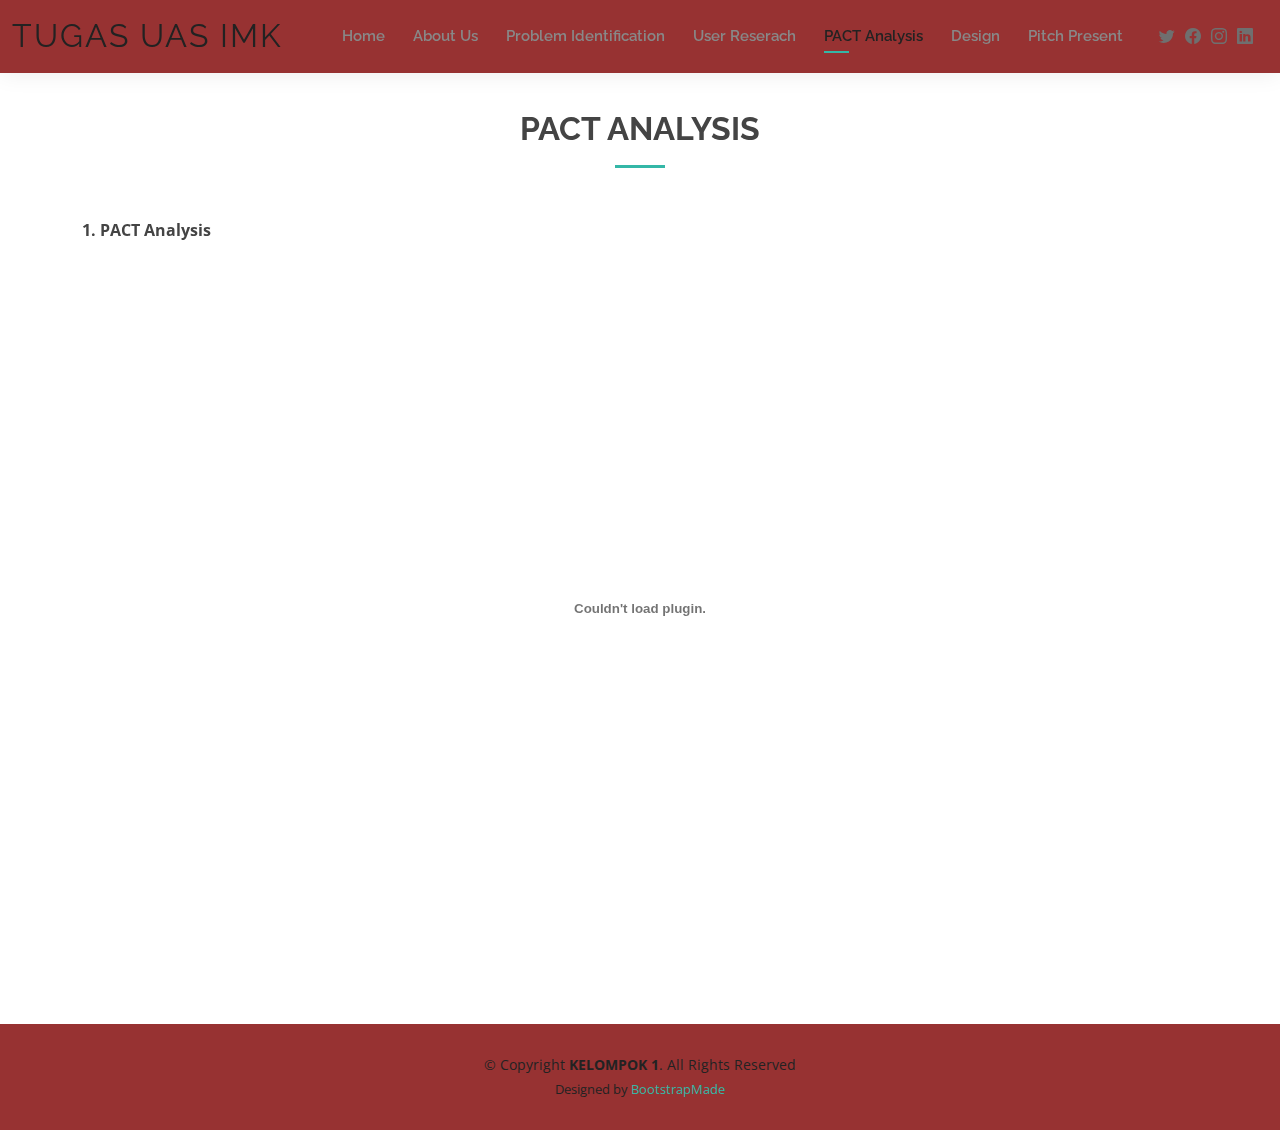
<file: portfolio.html>
<!DOCTYPE html>
<html lang="en">

<head>
  <meta charset="utf-8">
  <meta content="width=device-width, initial-scale=1.0" name="viewport">

  <title>Portfolio - Kelly Bootstrap Template</title>
  <meta content="" name="description">
  <meta content="" name="keywords">

  <!-- Favicons -->
  <link href="assets/img/favicon.png" rel="icon">
  <link href="assets/img/apple-touch-icon.png" rel="apple-touch-icon">

  <!-- Google Fonts -->
  <link href="https://fonts.googleapis.com/css?family=Open+Sans:300,300i,400,400i,600,600i,700,700i|Raleway:300,300i,400,400i,500,500i,600,600i,700,700i|Poppins:300,300i,400,400i,500,500i,600,600i,700,700i" rel="stylesheet">

  <!-- Vendor CSS Files -->
  <link href="assets/vendor/aos/aos.css" rel="stylesheet">
  <link href="assets/vendor/bootstrap/css/bootstrap.min.css" rel="stylesheet">
  <link href="assets/vendor/bootstrap-icons/bootstrap-icons.css" rel="stylesheet">
  <link href="assets/vendor/boxicons/css/boxicons.min.css" rel="stylesheet">
  <link href="assets/vendor/glightbox/css/glightbox.min.css" rel="stylesheet">
  <link href="assets/vendor/swiper/swiper-bundle.min.css" rel="stylesheet">

  <!-- Template Main CSS File -->
  <link href="assets/css/style.css" rel="stylesheet">

  <!-- =======================================================
  * Template Name: Kelly - v4.9.1
  * Template URL: https://bootstrapmade.com/kelly-free-bootstrap-cv-resume-html-template/
  * Author: BootstrapMade.com
  * License: https://bootstrapmade.com/license/
  ======================================================== -->
</head>

<body>

  <!-- ======= Header ======= -->
  <header id="header" class="fixed-top">
    <div class="container-fluid d-flex justify-content-between align-items-center">

      <h1 class="logo me-auto me-lg-0"><a href="index.html">TUGAS UAS IMK</a></h1>
      <!-- Uncomment below if you prefer to use an image logo -->
      <!-- <a href="index.html" class="logo"><img src="assets/img/logo.png" alt="" class="img-fluid"></a>-->

      <nav id="navbar" class="navbar order-last order-lg-0">
        <ul>
          <li><a href="index.html">Home</a></li>
          <li><a href="about.html">About Us</a></li>
          <li><a href="resume.html">Problem Identification</a></li>
          <li><a href="services.html">User Reserach</a></li>
          <li><a class="active" href="portfolio.html">PACT Analysis</a></li>
          <li><a href="contact.html">Design</a></li>
          <li><a href="pitch.html">Pitch Present</a></li>
        </ul>
        <i class="bi bi-list mobile-nav-toggle"></i>
      </nav><!-- .navbar -->

      <div class="header-social-links">
        <a href="#" class="twitter"><i class="bi bi-twitter"></i></a>
        <a href="#" class="facebook"><i class="bi bi-facebook"></i></a>
        <a href="#" class="instagram"><i class="bi bi-instagram"></i></a>
        <a href="#" class="linkedin"><i class="bi bi-linkedin"></i></i></a>
      </div>

    </div>

  </header><!-- End Header -->

  <main id="main">

    <!-- ======= Services Section ======= -->
    <section id="services" class="services">
      <div class="container" data-aos="fade-up">

        <div class="section-title">
          <h2>PACT ANALYSIS</h2>
<!--         <p>Magnam dolores commodi suscipit. Necessitatibus eius consequatur ex aliquid fuga eum quidem. Sit sint consectetur velit. Quisquam quos quisquam cupiditate. Et nemo qui impedit suscipit alias ea. Quia fugiat sit in iste officiis commodi quidem hic quas.</p>
        </div>

        <div class="row">
          <div class="col-lg-4 col-md-6 d-flex align-items-stretch" data-aos="zoom-in" data-aos-delay="100">
            <div class="icon-box iconbox-blue">
              <div class="icon">
                <svg width="100" height="100" viewBox="0 0 600 600" xmlns="http://www.w3.org/2000/svg">
                  <path stroke="none" stroke-width="0" fill="#f5f5f5" d="M300,521.0016835830174C376.1290562159157,517.8887921683347,466.0731472004068,529.7835943286574,510.70327084640275,468.03025145048787C554.3714126377745,407.6079735673963,508.03601936045806,328.9844924480964,491.2728898941984,256.3432110539036C474.5976632858925,184.082847569629,479.9380746630129,96.60480741107993,416.23090153303,58.64404602377083C348.86323505073057,18.502131276798302,261.93793281208167,40.57373210992963,193.5410806939664,78.93577620505333C130.42746243093433,114.334589627462,98.30271207620316,179.96522072025542,76.75703585869454,249.04625023123273C51.97151888228291,328.5150500222984,13.704378332031375,421.85034740162234,66.52175969318436,486.19268352777647C119.04800174914682,550.1803526380478,217.28368757567262,524.383925680826,300,521.0016835830174"></path>
                </svg>
                <i class="bx bxl-dribbble"></i>
              </div>
              <h4><a href="">Lorem Ipsum</a></h4>
              <p>Voluptatum deleniti atque corrupti quos dolores et quas molestias excepturi</p>
            </div>
          </div>

          <div class="col-lg-4 col-md-6 d-flex align-items-stretch mt-4 mt-md-0" data-aos="zoom-in" data-aos-delay="200">
            <div class="icon-box iconbox-orange ">
              <div class="icon">
                <svg width="100" height="100" viewBox="0 0 600 600" xmlns="http://www.w3.org/2000/svg">
                  <path stroke="none" stroke-width="0" fill="#f5f5f5" d="M300,582.0697525312426C382.5290701553225,586.8405444964366,449.9789794690241,525.3245884688669,502.5850820975895,461.55621195738473C556.606425686781,396.0723002908107,615.8543463187945,314.28637112970534,586.6730223649479,234.56875336149918C558.9533121215079,158.8439757836574,454.9685369536778,164.00468322053177,381.49747125262974,130.76875717737553C312.15926192815925,99.40240125094834,248.97055460311594,18.661163978235184,179.8680185752513,50.54337015887873C110.5421016452524,82.52863877960104,119.82277516462835,180.83849132639028,109.12597500060166,256.43424936330496C100.08760227029461,320.3096726198365,92.17705696193138,384.0621239912766,124.79988738764834,439.7174275375508C164.83382741302287,508.01625554203684,220.96474134820875,577.5009287672846,300,582.0697525312426"></path>
                </svg>
                <i class="bx bx-file"></i>
              </div>
              <h4><a href="">Sed Perspiciatis</a></h4>
              <p>Duis aute irure dolor in reprehenderit in voluptate velit esse cillum dolore</p>
            </div>
          </div>

          <div class="col-lg-4 col-md-6 d-flex align-items-stretch mt-4 mt-lg-0" data-aos="zoom-in" data-aos-delay="300">
            <div class="icon-box iconbox-pink">
              <div class="icon">
                <svg width="100" height="100" viewBox="0 0 600 600" xmlns="http://www.w3.org/2000/svg">
                  <path stroke="none" stroke-width="0" fill="#f5f5f5" d="M300,541.5067337569781C382.14930387511276,545.0595476570109,479.8736841581634,548.3450877840088,526.4010558755058,480.5488172755941C571.5218469581645,414.80211281144784,517.5187510058486,332.0715597781072,496.52539010469104,255.14436215662573C477.37192572678356,184.95920475031193,473.57363656557914,105.61284051026155,413.0603344069578,65.22779650032875C343.27470386102294,18.654635553484475,251.2091493199835,5.337323636656869,175.0934190732945,40.62881213300186C97.87086631185822,76.43348514350839,51.98124368387456,156.15599469081315,36.44837278890362,239.84606092416172C21.716077023791087,319.22268207091537,43.775223500013084,401.1760424656574,96.891909868211,461.97329694683043C147.22146801428983,519.5804099606455,223.5754009179313,538.201503339737,300,541.5067337569781"></path>
                </svg>
                <i class="bx bx-tachometer"></i>
              </div>
              <h4><a href="">Magni Dolores</a></h4>
              <p>Excepteur sint occaecat cupidatat non proident, sunt in culpa qui officia</p>
            </div>
          </div>

          <div class="col-lg-4 col-md-6 d-flex align-items-stretch mt-4" data-aos="zoom-in" data-aos-delay="100">
            <div class="icon-box iconbox-yellow">
              <div class="icon">
                <svg width="100" height="100" viewBox="0 0 600 600" xmlns="http://www.w3.org/2000/svg">
                  <path stroke="none" stroke-width="0" fill="#f5f5f5" d="M300,503.46388370962813C374.79870501325706,506.71871716319447,464.8034551963731,527.1746412648533,510.4981551193396,467.86667711651364C555.9287308511215,408.9015244558933,512.6030010748507,327.5744911775523,490.211057578863,256.5855673507754C471.097692560561,195.9906835881958,447.69079081568157,138.11976852964426,395.19560036434837,102.3242989838813C329.3053358748298,57.3949838291264,248.02791733380457,8.279543830951368,175.87071277845988,42.242879143198664C103.41431057327972,76.34704239035025,93.79494320519305,170.9812938413882,81.28167332365135,250.07896920659033C70.17666984294237,320.27484674793965,64.84698225790005,396.69656628748305,111.28512138212992,450.4950937839243C156.20124167950087,502.5303643271138,231.32542653798444,500.4755392045468,300,503.46388370962813"></path>
                </svg>
                <i class="bx bx-layer"></i>
              </div>
              <h4><a href="">Nemo Enim</a></h4>
              <p>At vero eos et accusamus et iusto odio dignissimos ducimus qui blanditiis</p>
            </div>
          </div>

          <div class="col-lg-4 col-md-6 d-flex align-items-stretch mt-4" data-aos="zoom-in" data-aos-delay="200">
            <div class="icon-box iconbox-red">
              <div class="icon">
                <svg width="100" height="100" viewBox="0 0 600 600" xmlns="http://www.w3.org/2000/svg">
                  <path stroke="none" stroke-width="0" fill="#f5f5f5" d="M300,532.3542879108572C369.38199826031484,532.3153073249985,429.10787420159085,491.63046689027357,474.5244479745417,439.17860296908856C522.8885846962883,383.3225815378663,569.1668002868075,314.3205725914397,550.7432151929288,242.7694973846089C532.6665558377875,172.5657663291529,456.2379748765914,142.6223662098291,390.3689995646985,112.34683881706744C326.66090330228417,83.06452184765237,258.84405631176094,53.51806209861945,193.32584062364296,78.48882559362697C121.61183558270385,105.82097193414197,62.805066853699245,167.19869350419734,48.57481801355237,242.6138429142374C34.843463184063346,315.3850353017275,76.69343916112496,383.4422959591041,125.22947124332185,439.3748458443577C170.7312796277747,491.8107796887764,230.57421082200815,532.3932930995766,300,532.3542879108572"></path>
                </svg>
                <i class="bx bx-slideshow"></i>
              </div>
              <h4><a href="">Dele Cardo</a></h4>
              <p>Quis consequatur saepe eligendi voluptatem consequatur dolor consequuntur</p>
            </div>
          </div>

          <div class="col-lg-4 col-md-6 d-flex align-items-stretch mt-4" data-aos="zoom-in" data-aos-delay="300">
            <div class="icon-box iconbox-teal">
              <div class="icon">
                <svg width="100" height="100" viewBox="0 0 600 600" xmlns="http://www.w3.org/2000/svg">
                  <path stroke="none" stroke-width="0" fill="#f5f5f5" d="M300,566.797414625762C385.7384707136149,576.1784315230908,478.7894351017131,552.8928747891023,531.9192734346935,484.94944893311C584.6109503024035,417.5663521118492,582.489472248146,322.67544863468447,553.9536738515405,242.03673114598146C529.1557734026468,171.96086150256528,465.24506316201064,127.66468636344209,395.9583748389544,100.7403814666027C334.2173773831606,76.7482773500951,269.4350130405921,84.62216499799875,207.1952322260088,107.2889140133804C132.92018162631612,134.33871894543012,41.79353780512637,160.00259165414826,22.644507872594943,236.69541883565114C3.319112789854554,314.0945973066697,72.72355303640163,379.243833228382,124.04198916343866,440.3218312028393C172.9286146004772,498.5055451809895,224.45579914871206,558.5317968840102,300,566.797414625762"></path>
                </svg>
                <i class="bx bx-arch"></i>
              </div>
              <h4><a href="">Divera Don</a></h4>
              <p>Modi nostrum vel laborum. Porro fugit error sit minus sapiente sit aspernatur</p>
            </div>
          </div>
--> 
        </div>

        <div class ="Judulser">
        <p>1. PACT Analysis</p>
        </div>
        <embed src="assets/PACT Analysis.pdf" type="application/pdf" width="100%" height="700px" />

        </section><!-- End Services Section -->

  </main><!-- End #main -->

  <!-- ======= Footer ======= -->
  <footer id="footer">
    <div class="container">
      <div class="copyright">
        &copy; Copyright <strong><span>KELOMPOK 1</span></strong>. All Rights Reserved
      </div>
      <div class="credits">
        <!-- All the links in the footer should remain intact. -->
        <!-- You can delete the links only if you purchased the pro version. -->
        <!-- Licensing information: https://bootstrapmade.com/license/ -->
        <!-- Purchase the pro version with working PHP/AJAX contact form: https://bootstrapmade.com/kelly-free-bootstrap-cv-resume-html-template/ -->
        Designed by <a href="https://bootstrapmade.com/">BootstrapMade</a>
      </div>
    </div>
  </footer><!-- End  Footer -->

  <div id="preloader"></div>
  <a href="#" class="back-to-top d-flex align-items-center justify-content-center"><i class="bi bi-arrow-up-short"></i></a>

  <!-- Vendor JS Files -->
  <script src="assets/vendor/purecounter/purecounter_vanilla.js"></script>
  <script src="assets/vendor/aos/aos.js"></script>
  <script src="assets/vendor/bootstrap/js/bootstrap.bundle.min.js"></script>
  <script src="assets/vendor/glightbox/js/glightbox.min.js"></script>
  <script src="assets/vendor/isotope-layout/isotope.pkgd.min.js"></script>
  <script src="assets/vendor/swiper/swiper-bundle.min.js"></script>
  <script src="assets/vendor/waypoints/noframework.waypoints.js"></script>
  <script src="assets/vendor/php-email-form/validate.js"></script>

  <!-- Template Main JS File -->
  <script src="assets/js/main.js"></script>

</body>

</html>
</file>
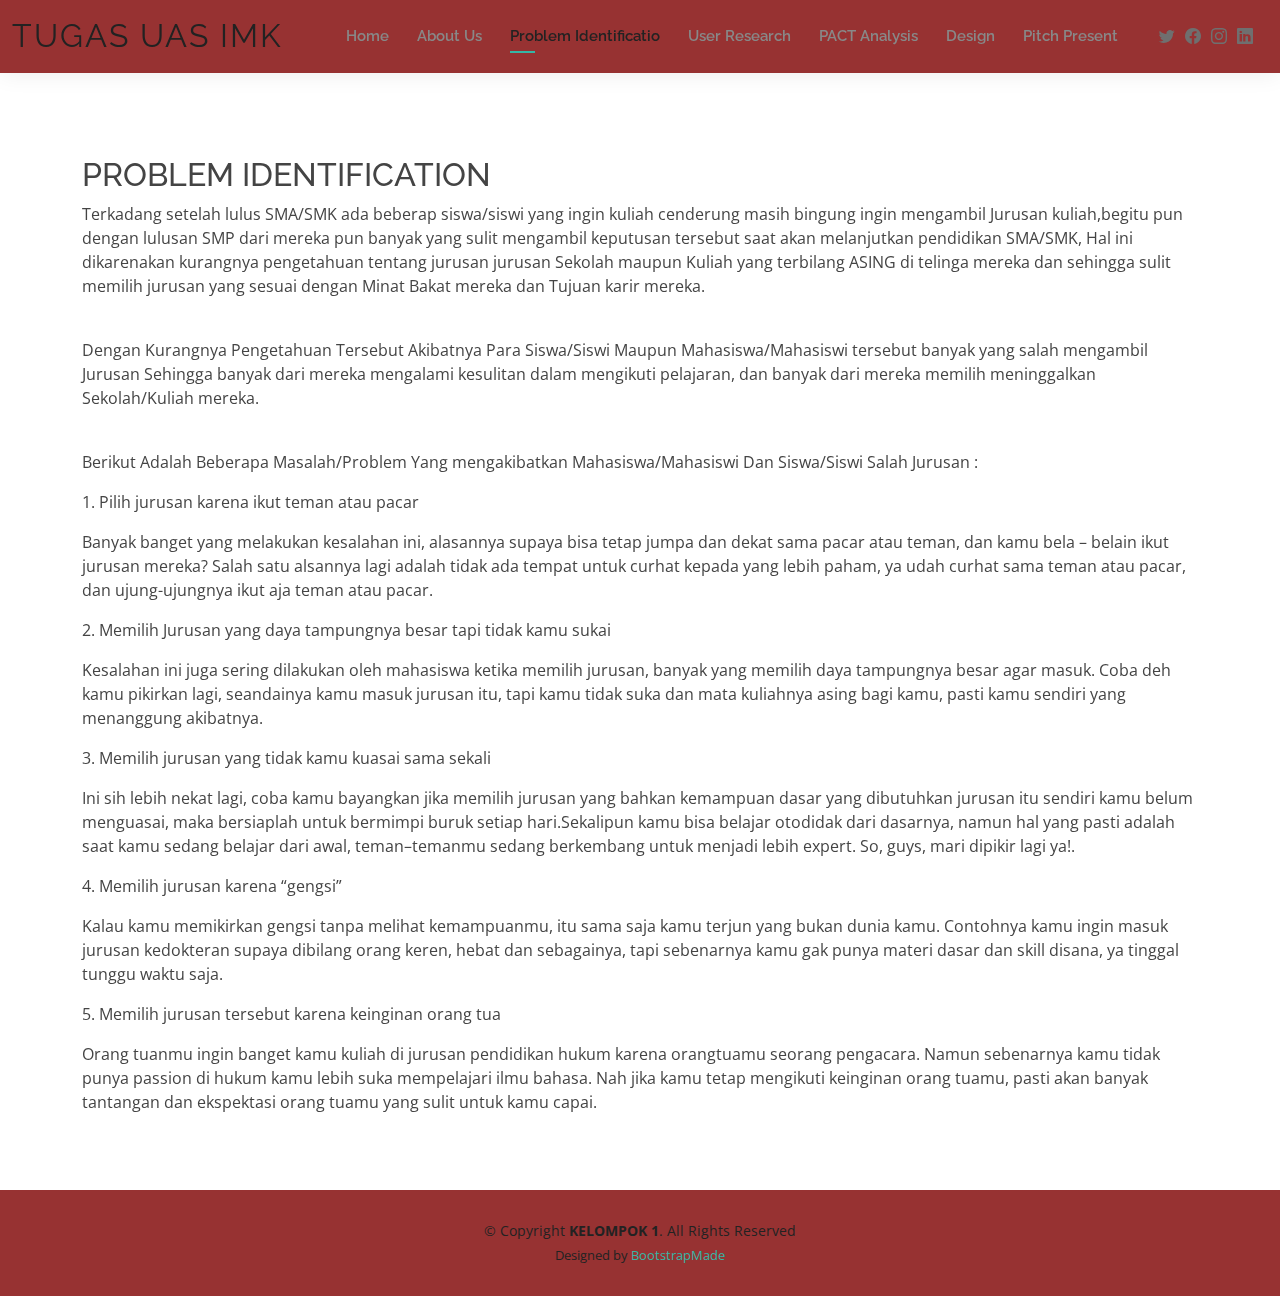
<file: resume.html>
<!DOCTYPE html>
<html lang="en">

<head>
  <meta charset="utf-8">
  <meta content="width=device-width, initial-scale=1.0" name="viewport">

  <title>Resume - Kelly Bootstrap Template</title>
  <meta content="" name="description">
  <meta content="" name="keywords">

  <!-- Favicons -->
  <link href="assets/img/favicon.png" rel="icon">
  <link href="assets/img/apple-touch-icon.png" rel="apple-touch-icon">

  <!-- Google Fonts -->
  <link href="https://fonts.googleapis.com/css?family=Open+Sans:300,300i,400,400i,600,600i,700,700i|Raleway:300,300i,400,400i,500,500i,600,600i,700,700i|Poppins:300,300i,400,400i,500,500i,600,600i,700,700i" rel="stylesheet">

  <!-- Vendor CSS Files -->
  <link href="assets/vendor/aos/aos.css" rel="stylesheet">
  <link href="assets/vendor/bootstrap/css/bootstrap.min.css" rel="stylesheet">
  <link href="assets/vendor/bootstrap-icons/bootstrap-icons.css" rel="stylesheet">
  <link href="assets/vendor/boxicons/css/boxicons.min.css" rel="stylesheet">
  <link href="assets/vendor/glightbox/css/glightbox.min.css" rel="stylesheet">
  <link href="assets/vendor/swiper/swiper-bundle.min.css" rel="stylesheet">

  <!-- Template Main CSS File -->
  <link href="assets/css/style.css" rel="stylesheet">

  <!-- =======================================================
  * Template Name: Kelly - v4.9.1
  * Template URL: https://bootstrapmade.com/kelly-free-bootstrap-cv-resume-html-template/
  * Author: BootstrapMade.com
  * License: https://bootstrapmade.com/license/
  ======================================================== -->
</head>

<body>

  <!-- ======= Header ======= -->
  <header id="header" class="fixed-top">
    <div class="container-fluid d-flex justify-content-between align-items-center">

      <h1 class="logo me-auto me-lg-0"><a href="index.html">TUGAS UAS IMK</a></h1>
      <!-- Uncomment below if you prefer to use an image logo -->
      <!-- <a href="index.html" class="logo"><img src="assets/img/logo.png" alt="" class="img-fluid"></a>-->

      <nav id="navbar" class="navbar order-last order-lg-0">
        <ul>
          <li><a href="index.html">Home</a></li>
          <li><a href="about.html">About Us</a></li>
          <li><a class="active" href="resume.html">Problem Identificatio</a></li>
          <li><a href="services.html">User Research</a></li>
          <li><a href="portfolio.html">PACT Analysis</a></li>
          <li><a href="contact.html">Design</a></li>
          <li><a href="pitch.html">Pitch Present</a></li>
        </ul>
        <i class="bi bi-list mobile-nav-toggle"></i>
      </nav><!-- .navbar -->

      <div class="header-social-links">
        <a href="#" class="twitter"><i class="bi bi-twitter"></i></a>
        <a href="#" class="facebook"><i class="bi bi-facebook"></i></a>
        <a href="#" class="instagram"><i class="bi bi-instagram"></i></a>
        <a href="#" class="linkedin"><i class="bi bi-linkedin"></i></i></a>
      </div>

    </div>

  </header><!-- End Header -->

  <main id="main">

    <!-- ======= Resume Section ======= -->
    <section id="resume" class="resume">
      <div class="container" data-aos="fade-up">

        <p class="section-title">
          <h2>PROBLEM IDENTIFICATION</h2>
          <p>Terkadang setelah lulus SMA/SMK ada beberap siswa/siswi yang ingin kuliah cenderung 
            masih bingung ingin mengambil Jurusan kuliah,begitu pun dengan lulusan SMP dari mereka 
            pun banyak yang sulit mengambil keputusan tersebut saat akan melanjutkan pendidikan SMA/SMK, Hal ini dikarenakan 
            kurangnya pengetahuan tentang jurusan jurusan Sekolah maupun Kuliah yang terbilang ASING di telinga mereka dan 
            sehingga sulit memilih jurusan yang sesuai dengan Minat Bakat mereka dan Tujuan karir mereka.</p>
<br>
          <p>Dengan Kurangnya Pengetahuan Tersebut Akibatnya Para Siswa/Siswi Maupun Mahasiswa/Mahasiswi tersebut banyak yang salah mengambil Jurusan 
            Sehingga banyak dari mereka mengalami kesulitan dalam mengikuti pelajaran, 
            dan banyak dari mereka memilih meninggalkan Sekolah/Kuliah mereka.</p>
          </p>
<br>
        <div class="ber">
          <p>Berikut Adalah Beberapa Masalah/Problem Yang mengakibatkan Mahasiswa/Mahasiswi Dan Siswa/Siswi Salah Jurusan :</p>
          <p>1. Pilih jurusan karena ikut teman atau pacar</p>
          <p>Banyak banget yang melakukan kesalahan ini, alasannya supaya bisa tetap jumpa dan dekat sama pacar atau teman, dan kamu bela – belain ikut jurusan mereka?
            Salah satu alsannya lagi adalah tidak ada tempat untuk curhat kepada yang lebih paham, ya udah curhat sama teman atau pacar, dan ujung-ujungnya ikut aja teman atau pacar. </p>
          <p>2. Memilih Jurusan yang daya tampungnya besar tapi tidak kamu sukai</p>
          <p>Kesalahan ini juga sering dilakukan oleh mahasiswa ketika memilih jurusan, banyak yang memilih daya tampungnya besar agar masuk. Coba deh kamu pikirkan lagi, 
            seandainya kamu masuk jurusan itu, tapi kamu tidak suka dan mata kuliahnya asing bagi kamu, pasti kamu sendiri yang menanggung akibatnya.</p>
          <p>3. Memilih jurusan yang tidak kamu kuasai sama sekali</p>
          <p>Ini sih lebih nekat lagi, coba kamu bayangkan jika memilih jurusan yang bahkan kemampuan dasar yang dibutuhkan jurusan itu sendiri kamu belum menguasai, 
            maka bersiaplah untuk bermimpi buruk setiap hari.Sekalipun kamu bisa belajar otodidak dari dasarnya, namun hal yang pasti adalah saat kamu sedang belajar dari awal, 
            teman–temanmu sedang berkembang untuk menjadi lebih expert. So, guys, mari dipikir lagi ya!.</p>
          <p>4. Memilih jurusan karena “gengsi”</p>
          <p>Kalau kamu memikirkan gengsi tanpa melihat kemampuanmu, itu sama saja kamu terjun yang bukan dunia kamu. Contohnya kamu ingin masuk jurusan kedokteran supaya dibilang orang keren, 
            hebat dan sebagainya, tapi sebenarnya kamu gak punya materi dasar dan skill disana, ya tinggal tunggu waktu saja.</p>
          <p>5. Memilih jurusan tersebut karena keinginan orang tua</p>
          <p>Orang tuanmu ingin banget kamu kuliah di jurusan pendidikan hukum karena orangtuamu seorang pengacara. 
            Namun sebenarnya kamu tidak punya passion di hukum kamu lebih suka mempelajari ilmu bahasa.
            Nah jika kamu tetap mengikuti keinginan orang tuamu, pasti akan banyak tantangan dan ekspektasi orang tuamu yang sulit untuk kamu capai.</p>
        </div>

<!--HAPUS <div class="row">
          <div class="col-lg-6">
            <h3 class="resume-title">Sumary</h3>
            <div class="resume-item pb-0">
              <h4>Alice Barkley</h4>
              <p><em>Innovative and deadline-driven Graphic Designer with 3+ years of experience designing and developing user-centered digital/print marketing material from initial concept to final, polished deliverable.</em></p>
              <p>
              <ul>
                <li>Portland par 127,Orlando, FL</li>
                <li>(123) 456-7891</li>
                <li>alice.barkley@example.com</li>
              </ul>
              </p>
            </div>

            <h3 class="resume-title">Education</h3>
            <div class="resume-item">
              <h4>Master of Fine Arts &amp; Graphic Design</h4>
              <h5>2015 - 2016</h5>
              <p><em>Rochester Institute of Technology, Rochester, NY</em></p>
              <p>Qui deserunt veniam. Et sed aliquam labore tempore sed quisquam iusto autem sit. Ea vero voluptatum qui ut dignissimos deleniti nerada porti sand markend</p>
            </div>
            <div class="resume-item">
              <h4>Bachelor of Fine Arts &amp; Graphic Design</h4>
              <h5>2010 - 2014</h5>
              <p><em>Rochester Institute of Technology, Rochester, NY</em></p>
              <p>Quia nobis sequi est occaecati aut. Repudiandae et iusto quae reiciendis et quis Eius vel ratione eius unde vitae rerum voluptates asperiores voluptatem Earum molestiae consequatur neque etlon sader mart dila</p>
            </div>
          </div>
          <div class="col-lg-6">
            <h3 class="resume-title">Professional Experience</h3>
            <div class="resume-item">
              <h4>Senior graphic design specialist</h4>
              <h5>2019 - Present</h5>
              <p><em>Experion, New York, NY </em></p>
              <p>
              <ul>
                <li>Lead in the design, development, and implementation of the graphic, layout, and production communication materials</li>
                <li>Delegate tasks to the 7 members of the design team and provide counsel on all aspects of the project. </li>
                <li>Supervise the assessment of all graphic materials in order to ensure quality and accuracy of the design</li>
                <li>Oversee the efficient use of production project budgets ranging from $2,000 - $25,000</li>
              </ul>
              </p>
            </div>
            <div class="resume-item">
              <h4>Graphic design specialist</h4>
              <h5>2017 - 2018</h5>
              <p><em>Stepping Stone Advertising, New York, NY</em></p>
              <p>
              <ul>
                <li>Developed numerous marketing programs (logos, brochures,infographics, presentations, and advertisements).</li>
                <li>Managed up to 5 projects or tasks at a given time while under pressure</li>
                <li>Recommended and consulted with clients on the most appropriate graphic design</li>
                <li>Created 4+ design presentations and proposals a month for clients and account managers</li>
              </ul>
              </p>
            </div>
          </div>
        </div> 

      </div>
    </section><!-- End Resume Section -->

  </main><!-- End #main -->

  <!-- ======= Footer ======= -->
  <footer id="footer">
    <div class="container">
      <div class="copyright">
        &copy; Copyright <strong><span>KELOMPOK 1</span></strong>. All Rights Reserved
      </div>
      <div class="credits">
        <!-- All the links in the footer should remain intact. -->
        <!-- You can delete the links only if you purchased the pro version. -->
        <!-- Licensing information: https://bootstrapmade.com/license/ -->
        <!-- Purchase the pro version with working PHP/AJAX contact form: https://bootstrapmade.com/kelly-free-bootstrap-cv-resume-html-template/ -->
        Designed by <a href="https://bootstrapmade.com/">BootstrapMade</a>
      </div>
    </div>
  </footer><!-- End  Footer -->

  <div id="preloader"></div>
  <a href="#" class="back-to-top d-flex align-items-center justify-content-center"><i class="bi bi-arrow-up-short"></i></a>

  <!-- Vendor JS Files -->
  <script src="assets/vendor/purecounter/purecounter_vanilla.js"></script>
  <script src="assets/vendor/aos/aos.js"></script>
  <script src="assets/vendor/bootstrap/js/bootstrap.bundle.min.js"></script>
  <script src="assets/vendor/glightbox/js/glightbox.min.js"></script>
  <script src="assets/vendor/isotope-layout/isotope.pkgd.min.js"></script>
  <script src="assets/vendor/swiper/swiper-bundle.min.js"></script>
  <script src="assets/vendor/waypoints/noframework.waypoints.js"></script>
  <script src="assets/vendor/php-email-form/validate.js"></script>

  <!-- Template Main JS File -->
  <script src="assets/js/main.js"></script>

</body>

</html>
</file>
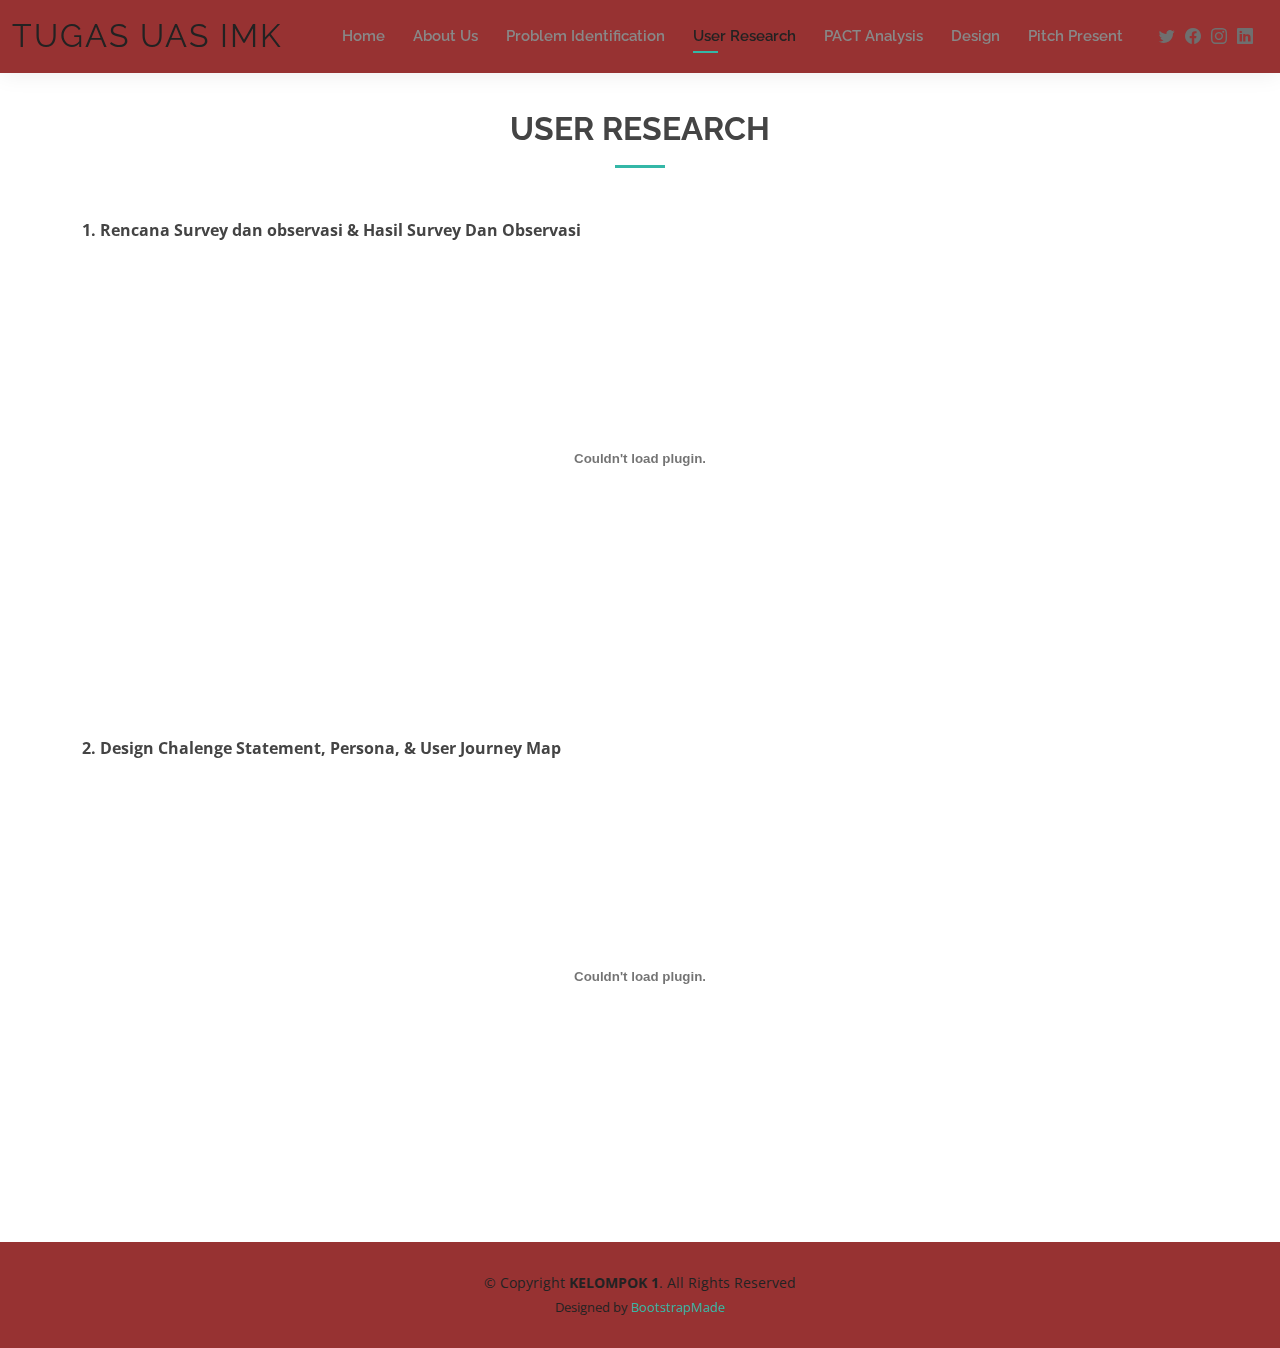
<file: services.html>
<!DOCTYPE html>
<html lang="en">

<head>
  <meta charset="utf-8">
  <meta content="width=device-width, initial-scale=1.0" name="viewport">

  <title>Services - Kelly Bootstrap Template</title>
  <meta content="" name="description">
  <meta content="" name="keywords">

  <!-- Favicons -->
  <link href="assets/img/favicon.png" rel="icon">
  <link href="assets/img/apple-touch-icon.png" rel="apple-touch-icon">

  <!-- Google Fonts -->
  <link href="https://fonts.googleapis.com/css?family=Open+Sans:300,300i,400,400i,600,600i,700,700i|Raleway:300,300i,400,400i,500,500i,600,600i,700,700i|Poppins:300,300i,400,400i,500,500i,600,600i,700,700i" rel="stylesheet">

  <!-- Vendor CSS Files -->
  <link href="assets/vendor/aos/aos.css" rel="stylesheet">
  <link href="assets/vendor/bootstrap/css/bootstrap.min.css" rel="stylesheet">
  <link href="assets/vendor/bootstrap-icons/bootstrap-icons.css" rel="stylesheet">
  <link href="assets/vendor/boxicons/css/boxicons.min.css" rel="stylesheet">
  <link href="assets/vendor/glightbox/css/glightbox.min.css" rel="stylesheet">
  <link href="assets/vendor/swiper/swiper-bundle.min.css" rel="stylesheet">

  <!-- Template Main CSS File -->
  <link href="assets/css/style.css" rel="stylesheet">

  <!-- =======================================================
  * Template Name: Kelly - v4.9.1
  * Template URL: https://bootstrapmade.com/kelly-free-bootstrap-cv-resume-html-template/
  * Author: BootstrapMade.com
  * License: https://bootstrapmade.com/license/
  ======================================================== -->
</head>

<body>

  <!-- ======= Header ======= -->
  <header id="header" class="fixed-top">
    <div class="container-fluid d-flex justify-content-between align-items-center">

      <h1 class="logo me-auto me-lg-0"><a href="index.html">TUGAS UAS IMK</a></h1>
      <!-- Uncomment below if you prefer to use an image logo -->
      <!-- <a href="index.html" class="logo"><img src="assets/img/logo.png" alt="" class="img-fluid"></a>-->

      <nav id="navbar" class="navbar order-last order-lg-0">
        <ul>
          <li><a href="index.html">Home</a></li>
          <li><a href="about.html">About Us</a></li>
          <li><a href="resume.html">Problem Identification</a></li>
          <li><a class="active" href="services.html">User Research</a></li>
          <li><a href="portfolio.html">PACT Analysis</a></li>
          <li><a href="contact.html">Design</a></li>
          <li><a href="pitch.html">Pitch Present</a></li>
        </ul>
        <i class="bi bi-list mobile-nav-toggle"></i>
      </nav><!-- .navbar -->

      <div class="header-social-links">
        <a href="#" class="twitter"><i class="bi bi-twitter"></i></a>
        <a href="#" class="facebook"><i class="bi bi-facebook"></i></a>
        <a href="#" class="instagram"><i class="bi bi-instagram"></i></a>
        <a href="#" class="linkedin"><i class="bi bi-linkedin"></i></i></a>
      </div>

    </div>

  </header><!-- End Header -->

  <main id="main">

    <!-- ======= Services Section ======= -->
    <section id="services" class="services">
      <div class="container" data-aos="fade-up">

        <div class="section-title">
          <h2>USER RESEARCH</h2>
<!--         <p>Magnam dolores commodi suscipit. Necessitatibus eius consequatur ex aliquid fuga eum quidem. Sit sint consectetur velit. Quisquam quos quisquam cupiditate. Et nemo qui impedit suscipit alias ea. Quia fugiat sit in iste officiis commodi quidem hic quas.</p>
        </div>

        <div class="row">
          <div class="col-lg-4 col-md-6 d-flex align-items-stretch" data-aos="zoom-in" data-aos-delay="100">
            <div class="icon-box iconbox-blue">
              <div class="icon">
                <svg width="100" height="100" viewBox="0 0 600 600" xmlns="http://www.w3.org/2000/svg">
                  <path stroke="none" stroke-width="0" fill="#f5f5f5" d="M300,521.0016835830174C376.1290562159157,517.8887921683347,466.0731472004068,529.7835943286574,510.70327084640275,468.03025145048787C554.3714126377745,407.6079735673963,508.03601936045806,328.9844924480964,491.2728898941984,256.3432110539036C474.5976632858925,184.082847569629,479.9380746630129,96.60480741107993,416.23090153303,58.64404602377083C348.86323505073057,18.502131276798302,261.93793281208167,40.57373210992963,193.5410806939664,78.93577620505333C130.42746243093433,114.334589627462,98.30271207620316,179.96522072025542,76.75703585869454,249.04625023123273C51.97151888228291,328.5150500222984,13.704378332031375,421.85034740162234,66.52175969318436,486.19268352777647C119.04800174914682,550.1803526380478,217.28368757567262,524.383925680826,300,521.0016835830174"></path>
                </svg>
                <i class="bx bxl-dribbble"></i>
              </div>
              <h4><a href="">Lorem Ipsum</a></h4>
              <p>Voluptatum deleniti atque corrupti quos dolores et quas molestias excepturi</p>
            </div>
          </div>

          <div class="col-lg-4 col-md-6 d-flex align-items-stretch mt-4 mt-md-0" data-aos="zoom-in" data-aos-delay="200">
            <div class="icon-box iconbox-orange ">
              <div class="icon">
                <svg width="100" height="100" viewBox="0 0 600 600" xmlns="http://www.w3.org/2000/svg">
                  <path stroke="none" stroke-width="0" fill="#f5f5f5" d="M300,582.0697525312426C382.5290701553225,586.8405444964366,449.9789794690241,525.3245884688669,502.5850820975895,461.55621195738473C556.606425686781,396.0723002908107,615.8543463187945,314.28637112970534,586.6730223649479,234.56875336149918C558.9533121215079,158.8439757836574,454.9685369536778,164.00468322053177,381.49747125262974,130.76875717737553C312.15926192815925,99.40240125094834,248.97055460311594,18.661163978235184,179.8680185752513,50.54337015887873C110.5421016452524,82.52863877960104,119.82277516462835,180.83849132639028,109.12597500060166,256.43424936330496C100.08760227029461,320.3096726198365,92.17705696193138,384.0621239912766,124.79988738764834,439.7174275375508C164.83382741302287,508.01625554203684,220.96474134820875,577.5009287672846,300,582.0697525312426"></path>
                </svg>
                <i class="bx bx-file"></i>
              </div>
              <h4><a href="">Sed Perspiciatis</a></h4>
              <p>Duis aute irure dolor in reprehenderit in voluptate velit esse cillum dolore</p>
            </div>
          </div>

          <div class="col-lg-4 col-md-6 d-flex align-items-stretch mt-4 mt-lg-0" data-aos="zoom-in" data-aos-delay="300">
            <div class="icon-box iconbox-pink">
              <div class="icon">
                <svg width="100" height="100" viewBox="0 0 600 600" xmlns="http://www.w3.org/2000/svg">
                  <path stroke="none" stroke-width="0" fill="#f5f5f5" d="M300,541.5067337569781C382.14930387511276,545.0595476570109,479.8736841581634,548.3450877840088,526.4010558755058,480.5488172755941C571.5218469581645,414.80211281144784,517.5187510058486,332.0715597781072,496.52539010469104,255.14436215662573C477.37192572678356,184.95920475031193,473.57363656557914,105.61284051026155,413.0603344069578,65.22779650032875C343.27470386102294,18.654635553484475,251.2091493199835,5.337323636656869,175.0934190732945,40.62881213300186C97.87086631185822,76.43348514350839,51.98124368387456,156.15599469081315,36.44837278890362,239.84606092416172C21.716077023791087,319.22268207091537,43.775223500013084,401.1760424656574,96.891909868211,461.97329694683043C147.22146801428983,519.5804099606455,223.5754009179313,538.201503339737,300,541.5067337569781"></path>
                </svg>
                <i class="bx bx-tachometer"></i>
              </div>
              <h4><a href="">Magni Dolores</a></h4>
              <p>Excepteur sint occaecat cupidatat non proident, sunt in culpa qui officia</p>
            </div>
          </div>

          <div class="col-lg-4 col-md-6 d-flex align-items-stretch mt-4" data-aos="zoom-in" data-aos-delay="100">
            <div class="icon-box iconbox-yellow">
              <div class="icon">
                <svg width="100" height="100" viewBox="0 0 600 600" xmlns="http://www.w3.org/2000/svg">
                  <path stroke="none" stroke-width="0" fill="#f5f5f5" d="M300,503.46388370962813C374.79870501325706,506.71871716319447,464.8034551963731,527.1746412648533,510.4981551193396,467.86667711651364C555.9287308511215,408.9015244558933,512.6030010748507,327.5744911775523,490.211057578863,256.5855673507754C471.097692560561,195.9906835881958,447.69079081568157,138.11976852964426,395.19560036434837,102.3242989838813C329.3053358748298,57.3949838291264,248.02791733380457,8.279543830951368,175.87071277845988,42.242879143198664C103.41431057327972,76.34704239035025,93.79494320519305,170.9812938413882,81.28167332365135,250.07896920659033C70.17666984294237,320.27484674793965,64.84698225790005,396.69656628748305,111.28512138212992,450.4950937839243C156.20124167950087,502.5303643271138,231.32542653798444,500.4755392045468,300,503.46388370962813"></path>
                </svg>
                <i class="bx bx-layer"></i>
              </div>
              <h4><a href="">Nemo Enim</a></h4>
              <p>At vero eos et accusamus et iusto odio dignissimos ducimus qui blanditiis</p>
            </div>
          </div>

          <div class="col-lg-4 col-md-6 d-flex align-items-stretch mt-4" data-aos="zoom-in" data-aos-delay="200">
            <div class="icon-box iconbox-red">
              <div class="icon">
                <svg width="100" height="100" viewBox="0 0 600 600" xmlns="http://www.w3.org/2000/svg">
                  <path stroke="none" stroke-width="0" fill="#f5f5f5" d="M300,532.3542879108572C369.38199826031484,532.3153073249985,429.10787420159085,491.63046689027357,474.5244479745417,439.17860296908856C522.8885846962883,383.3225815378663,569.1668002868075,314.3205725914397,550.7432151929288,242.7694973846089C532.6665558377875,172.5657663291529,456.2379748765914,142.6223662098291,390.3689995646985,112.34683881706744C326.66090330228417,83.06452184765237,258.84405631176094,53.51806209861945,193.32584062364296,78.48882559362697C121.61183558270385,105.82097193414197,62.805066853699245,167.19869350419734,48.57481801355237,242.6138429142374C34.843463184063346,315.3850353017275,76.69343916112496,383.4422959591041,125.22947124332185,439.3748458443577C170.7312796277747,491.8107796887764,230.57421082200815,532.3932930995766,300,532.3542879108572"></path>
                </svg>
                <i class="bx bx-slideshow"></i>
              </div>
              <h4><a href="">Dele Cardo</a></h4>
              <p>Quis consequatur saepe eligendi voluptatem consequatur dolor consequuntur</p>
            </div>
          </div>

          <div class="col-lg-4 col-md-6 d-flex align-items-stretch mt-4" data-aos="zoom-in" data-aos-delay="300">
            <div class="icon-box iconbox-teal">
              <div class="icon">
                <svg width="100" height="100" viewBox="0 0 600 600" xmlns="http://www.w3.org/2000/svg">
                  <path stroke="none" stroke-width="0" fill="#f5f5f5" d="M300,566.797414625762C385.7384707136149,576.1784315230908,478.7894351017131,552.8928747891023,531.9192734346935,484.94944893311C584.6109503024035,417.5663521118492,582.489472248146,322.67544863468447,553.9536738515405,242.03673114598146C529.1557734026468,171.96086150256528,465.24506316201064,127.66468636344209,395.9583748389544,100.7403814666027C334.2173773831606,76.7482773500951,269.4350130405921,84.62216499799875,207.1952322260088,107.2889140133804C132.92018162631612,134.33871894543012,41.79353780512637,160.00259165414826,22.644507872594943,236.69541883565114C3.319112789854554,314.0945973066697,72.72355303640163,379.243833228382,124.04198916343866,440.3218312028393C172.9286146004772,498.5055451809895,224.45579914871206,558.5317968840102,300,566.797414625762"></path>
                </svg>
                <i class="bx bx-arch"></i>
              </div>
              <h4><a href="">Divera Don</a></h4>
              <p>Modi nostrum vel laborum. Porro fugit error sit minus sapiente sit aspernatur</p>
            </div>
          </div>
--> 
        </div>

        <div class ="Judulser">
        <p>1. Rencana Survey dan observasi & Hasil Survey Dan Observasi</p>
        </div>
        <embed src="assets/Rencana survey dan observasi, Hasil survey dan observasi yang dilakukan.pdf" type="application/pdf" width="100%" height="400px" />

        <div class ="Judulser">
          <br>
          <br>
          <br>
          <p>2. Design Chalenge Statement, Persona, & User Journey Map</p>
          </div>
          <embed src="assets/Design chalenge statement, Persona, & User journey map.pdf" type="application/pdf" width="100%" height="400px" />
    
        </section><!-- End Services Section -->

  </main><!-- End #main -->

  <!-- ======= Footer ======= -->
  <footer id="footer">
    <div class="container">
      <div class="copyright">
        &copy; Copyright <strong><span>KELOMPOK 1</span></strong>. All Rights Reserved
      </div>
      <div class="credits">
        <!-- All the links in the footer should remain intact. -->
        <!-- You can delete the links only if you purchased the pro version. -->
        <!-- Licensing information: https://bootstrapmade.com/license/ -->
        <!-- Purchase the pro version with working PHP/AJAX contact form: https://bootstrapmade.com/kelly-free-bootstrap-cv-resume-html-template/ -->
        Designed by <a href="https://bootstrapmade.com/">BootstrapMade</a>
      </div>
    </div>
  </footer><!-- End  Footer -->

  <div id="preloader"></div>
  <a href="#" class="back-to-top d-flex align-items-center justify-content-center"><i class="bi bi-arrow-up-short"></i></a>

  <!-- Vendor JS Files -->
  <script src="assets/vendor/purecounter/purecounter_vanilla.js"></script>
  <script src="assets/vendor/aos/aos.js"></script>
  <script src="assets/vendor/bootstrap/js/bootstrap.bundle.min.js"></script>
  <script src="assets/vendor/glightbox/js/glightbox.min.js"></script>
  <script src="assets/vendor/isotope-layout/isotope.pkgd.min.js"></script>
  <script src="assets/vendor/swiper/swiper-bundle.min.js"></script>
  <script src="assets/vendor/waypoints/noframework.waypoints.js"></script>
  <script src="assets/vendor/php-email-form/validate.js"></script>

  <!-- Template Main JS File -->
  <script src="assets/js/main.js"></script>

</body>

</html>
</file>
<file: assets/css/style.css>
/**
* Template Name: Kelly - v4.9.1
* Template URL: https://bootstrapmade.com/kelly-free-bootstrap-cv-resume-html-template/
* Author: BootstrapMade.com
* License: https://bootstrapmade.com/license/
*/

/*--------------------------------------------------------------
# General
--------------------------------------------------------------*/
body {
  font-family: "Open Sans", sans-serif;
  color: #444444;
}


a {
  color: #34b7a7;
  text-decoration: none;
}

a:hover {
  color: #51cdbe;
  text-decoration: none;
}

h1,
h2,
h3,
h4,
h5,
h6 {
  font-family: "Raleway", sans-serif;
}

#main {
  margin-top: 50px;
}

@media (max-width: 992px) {
  #main {
    margin-top: 30px;
  }
}

/*--------------------------------------------------------------
# Preloader
--------------------------------------------------------------*/
#preloader {
  position: fixed;
  top: 0;
  left: 0;
  right: 0;
  bottom: 0;
  z-index: 9999;
  overflow: hidden;
  background: #fff;
}

#preloader:before {
  content: "";
  position: fixed;
  top: calc(50% - 30px);
  left: calc(50% - 30px);
  border: 6px solid #34b7a7;
  border-top-color: #dcf5f2;
  border-radius: 50%;
  width: 60px;
  height: 60px;
  -webkit-animation: animate-preloader 1s linear infinite;
  animation: animate-preloader 1s linear infinite;
}

@-webkit-keyframes animate-preloader {
  0% {
    transform: rotate(0deg);
  }

  100% {
    transform: rotate(360deg);
  }
}

@keyframes animate-preloader {
  0% {
    transform: rotate(0deg);
  }

  100% {
    transform: rotate(360deg);
  }
}

/*--------------------------------------------------------------
# Back to top button
--------------------------------------------------------------*/
.back-to-top {
  position: fixed;
  visibility: hidden;
  opacity: 0;
  right: 15px;
  bottom: 15px;
  z-index: 996;
  background: #34b7a7;
  width: 40px;
  height: 40px;
  border-radius: 50px;
  transition: all 0.4s;
}

.back-to-top i {
  font-size: 24px;
  color: #fff;
  line-height: 0;
}

.back-to-top:hover {
  background: #49cbbb;
  color: #fff;
}

.back-to-top.active {
  visibility: visible;
  opacity: 1;
}

/*--------------------------------------------------------------
# Header
--------------------------------------------------------------*/
#header {
  background: #973232;
  box-shadow: 0px 0px 25px 0 rgba(0, 0, 0, 0.08);
  z-index: 997;
  padding: 15px 0;
}

#header .logo {
  font-size: 32px;
  margin: 0;
  padding: 0;
  line-height: 1;
  font-weight: 400;
  letter-spacing: 2px;
  text-transform: uppercase;
}

#header .logo a {
  color: #222222;
}

#header .logo img {
  max-height: 40px;
}

@media (max-width: 992px) {
  #header .logo {
    font-size: 28px;
  }
}

/*--------------------------------------------------------------
# Header Social Links
--------------------------------------------------------------*/
.header-social-links {
  padding-right: 15px;
}

.header-social-links a {
  color: #6f6f6f;
  padding-left: 6px;
  display: inline-block;
  line-height: 0px;
  transition: 0.3s;
  font-size: 16px;
}

.header-social-links a:hover {
  color: #34b7a7;
}

/*--------------------------------------------------------------
# Navigation Menu
--------------------------------------------------------------*/
/**
* Desktop Navigation 
*/
.navbar {
  padding: 0;
}

.navbar ul {
  margin: 0;
  padding: 0;
  display: flex;
  list-style: none;
  align-items: center;
}

.navbar li {
  position: relative;
  padding: 10px 0 10px 28px;
}

.navbar a,
.navbar a:focus {
  display: flex;
  align-items: center;
  justify-content: space-between;
  font-family: "Raleway", sans-serif;
  font-size: 15px;
  font-weight: 600;
  color: #888888;
  white-space: nowrap;
  transition: 0.3s;
  position: relative;
}

.navbar a i,
.navbar a:focus i {
  font-size: 12px;
  line-height: 0;
  margin-left: 5px;
}

.navbar>ul>li>a:before {
  content: "";
  position: absolute;
  width: 0;
  height: 2px;
  bottom: -5px;
  left: 0;
  background-color: #34b7a7;
  visibility: hidden;
  width: 0px;
  transition: all 0.3s ease-in-out 0s;
}

.navbar a:hover:before,
.navbar li:hover>a:before,
.navbar .active:before {
  visibility: visible;
  width: 25px;
}

.navbar a:hover,
.navbar .active,
.navbar .active:focus,
.navbar li:hover>a {
  color: #222222;
}

.navbar .dropdown ul {
  display: block;
  position: absolute;
  left: 14px;
  top: calc(100% + 30px);
  margin: 0;
  padding: 10px 0;
  z-index: 99;
  opacity: 0;
  visibility: hidden;
  background: #fff;
  box-shadow: 0px 0px 30px rgba(127, 137, 161, 0.25);
  transition: 0.3s;
  border-radius: 4px;
}

.navbar .dropdown ul li {
  min-width: 200px;
  padding: 0;
}

.navbar .dropdown ul a {
  padding: 10px 20px;
  font-size: 15px;
  text-transform: none;
  font-weight: 600;
}

.navbar .dropdown ul a i {
  font-size: 12px;
}

.navbar .dropdown ul a:hover,
.navbar .dropdown ul .active:hover,
.navbar .dropdown ul li:hover>a {
  color: #34b7a7;
}

.navbar .dropdown:hover>ul {
  opacity: 1;
  top: 100%;
  visibility: visible;
}

.navbar .dropdown .dropdown ul {
  top: 0;
  left: calc(100% - 30px);
  visibility: hidden;
}

.navbar .dropdown .dropdown:hover>ul {
  opacity: 1;
  top: 0;
  left: 100%;
  visibility: visible;
}

@media (max-width: 1366px) {
  .navbar .dropdown .dropdown ul {
    left: -90%;
  }

  .navbar .dropdown .dropdown:hover>ul {
    left: -100%;
  }
}

/**
* Mobile Navigation 
*/
.mobile-nav-toggle {
  color: #222222;
  font-size: 28px;
  cursor: pointer;
  display: none;
  line-height: 0;
  transition: 0.5s;
}

.mobile-nav-toggle.bi-x {
  color: #fff;
}

@media (max-width: 991px) {
  .mobile-nav-toggle {
    display: block;
  }

  .navbar ul {
    display: none;
  }
}

.navbar-mobile {
  position: fixed;
  overflow: hidden;
  top: 0;
  right: 0;
  left: 0;
  bottom: 0;
  background: rgba(9, 9, 9, 0.9);
  transition: 0.3s;
  z-index: 999;
}

.navbar-mobile .mobile-nav-toggle {
  position: absolute;
  top: 15px;
  right: 15px;
}

.navbar-mobile ul {
  display: block;
  position: absolute;
  top: 55px;
  right: 15px;
  bottom: 15px;
  left: 15px;
  padding: 10px 0;
  border-radius: 10px;
  background-color: #fff;
  overflow-y: auto;
  transition: 0.3s;
}

.navbar-mobile a,
.navbar-mobile a:focus {
  font-size: 15px;
  padding-right: 15px;
  color: #222222;
}

.navbar-mobile a:hover,
.navbar-mobile .active,
.navbar-mobile li:hover>a {
  color: #34b7a7;
}

.navbar-mobile .getstarted,
.navbar-mobile .getstarted:focus {
  margin: 15px;
}

.navbar-mobile .dropdown ul {
  position: static;
  display: none;
  margin: 10px 20px;
  padding: 10px 0;
  z-index: 99;
  opacity: 1;
  visibility: visible;
  background: #fff;
  box-shadow: 0px 0px 30px rgba(127, 137, 161, 0.25);
}

.navbar-mobile .dropdown ul li {
  min-width: 200px;
}

.navbar-mobile .dropdown ul a {
  padding: 10px 20px;
}

.navbar-mobile .dropdown ul a i {
  font-size: 12px;
}

.navbar-mobile .dropdown ul a:hover,
.navbar-mobile .dropdown ul .active:hover,
.navbar-mobile .dropdown ul li:hover>a {
  color: #34b7a7;
}

.navbar-mobile .dropdown>.dropdown-active {
  display: block;
}

/*--------------------------------------------------------------
# Hero Section
--------------------------------------------------------------*/
#hero {
  width: 100%;
  height: 100vh;
  background: url("../img/jigo.png") top right;
  background-size: cover;
}

#hero .container {
  padding-top: 70px;
  position: relative;
}

@media (max-width: 992px) {
  #hero .container {
    padding-top: 58px;
  }
}

#hero h1 {
  margin: 0;
  font-size: 48px;
  font-weight: 700;
  line-height: 56px;
  color: #ffffff;
}

#hero h2 {
  color: #f8f8f8;
  margin: 10px 0 0 0;
  font-size: 22px;
}

#hero .btn-about {
  font-family: "Raleway", sans-serif;
  text-transform: uppercase;
  font-weight: 600;
  font-size: 12px;
  letter-spacing: 1px;
  display: inline-block;
  padding: 12px 40px;
  border-radius: 50px;
  transition: 0.5s;
  margin-top: 30px;
  color: #fff;
  background: #34b7a7;
}

#hero .btn-about:hover {
  background: #3dc8b7;
}

@media (min-width: 1024px) {
  #hero {
    background-attachment: fixed;
  }
}

@media (max-width: 992px) {
  #hero:before {
    content: "";
    background: rgba(255, 255, 255, 0.8);
    position: absolute;
    bottom: 0;
    top: 0;
    left: 0;
    right: 0;
  }

  #hero h1 {
    font-size: 28px;
    line-height: 36px;
  }

  #hero h2 {
    font-size: 18px;
    line-height: 24px;
  }
}

/*--------------------------------------------------------------
# Sections General
--------------------------------------------------------------*/
section {
  padding: 60px 0;
}

.section-bg {
  background-color: #e7f8f6;
}

.section-title {
  text-align: center;
  padding-bottom: 30px;
}

.section-title h2 {
  font-size: 32px;
  font-weight: bold;
  text-transform: uppercase;
  margin-bottom: 20px;
  padding-bottom: 20px;
  position: relative;
}

.section-title h2::after {
  content: "";
  position: absolute;
  display: block;
  width: 50px;
  height: 3px;
  background: #34b7a7;
  bottom: 0;
  left: calc(50% - 25px);
}

.section-title p {
  margin-bottom: 0;
}

/*--------------------------------------------------------------
# Cta
--------------------------------------------------------------*/
.cta {
  background: linear-gradient(rgba(0, 0, 0, 0.6), rgba(0, 0, 0, 0.6)), url("../img/bg-1.jpg") fixed center center;
  background-size: cover;
  padding: 80px 0;
}

.cta h3 {
  color: #fff;
  font-size: 28px;
  font-weight: 700;
}

.cta p {
  color: #fff;
}

.cta .cta-btn {
  font-family: "Raleway", sans-serif;
  text-transform: uppercase;
  font-weight: 500;
  font-size: 16px;
  letter-spacing: 1px;
  display: inline-block;
  padding: 8px 20px;
  border-radius: 2px;
  transition: 0.5s;
  margin: 10px;
  border: 2px solid #fff;
  color: #fff;
}

.cta .cta-btn:hover {
  background: #34b7a7;
  border: 2px solid #34b7a7;
}

@media (max-width: 1024px) {
  .cta {
    background-attachment: scroll;
  }
}

@media (min-width: 769px) {
  .cta .cta-btn-container {
    display: flex;
    align-items: center;
    justify-content: flex-end;
  }
}

/*--------------------------------------------------------------
# About
--------------------------------------------------------------*/
.about .content h3 {
  font-weight: 700;
  font-size: 26px;
  color: #555555;
}

.about .content ul {
  list-style: none;
  padding: 0;
}

.about .content ul li {
  padding-bottom: 10px;
}

.about .content ul i {
  font-size: 20px;
  padding-right: 2px;
  color: #34b7a7;
}

.about .content p:last-child {
  margin-bottom: 0;
}

/*--------------------------------------------------------------
# Skills
--------------------------------------------------------------*/
.skills .progress {
  height: 60px;
  display: block;
  background: none;
  border-radius: 0;
}

.skills .progress .skill {
  padding: 10px 0;
  margin: 0 0 6px 0;
  text-transform: uppercase;
  display: block;
  font-weight: 600;
  font-family: "Poppins", sans-serif;
  color: #222222;
}

.skills .progress .skill .val {
  float: right;
  font-style: normal;
}

.skills .progress-bar-wrap {
  background: #f3f3f3;
}

.skills .progress-bar {
  width: 1px;
  height: 10px;
  transition: 0.9s;
  background-color: #34b7a7;
}

/*--------------------------------------------------------------
# Facts
--------------------------------------------------------------*/
.facts .counters span {
  font-size: 48px;
  display: block;
  color: #34b7a7;
}

.facts .counters p {
  padding: 0;
  margin: 0 0 20px 0;
  font-family: "Raleway", sans-serif;
  font-size: 14px;
}

/*--------------------------------------------------------------
# Testimonials
--------------------------------------------------------------*/
.testimonials .section-header {
  margin-bottom: 40px;
}

.testimonials .testimonials-carousel,
.testimonials .testimonials-slider {
  overflow: hidden;
}

.testimonials .testimonial-item {
  text-align: center;
}

.testimonials .testimonial-item .testimonial-img {
  width: 120px;
  border-radius: 50%;
  border: 4px solid #fff;
  margin: 0 auto;
}

.testimonials .testimonial-item h3 {
  font-size: 20px;
  font-weight: bold;
  margin: 10px 0 5px 0;
  color: #111;
}

.testimonials .testimonial-item h4 {
  font-size: 14px;
  color: #999;
  margin: 0 0 15px 0;
}

.testimonials .testimonial-item .quote-icon-left,
.testimonials .testimonial-item .quote-icon-right {
  color: #c8efea;
  font-size: 26px;
}

.testimonials .testimonial-item .quote-icon-left {
  display: inline-block;
  left: -5px;
  position: relative;
}

.testimonials .testimonial-item .quote-icon-right {
  display: inline-block;
  right: -5px;
  position: relative;
  top: 10px;
}

.testimonials .testimonial-item p {
  font-style: italic;
  margin: 0 auto 15px auto;
}

@media (min-width: 992px) {
  .testimonials .testimonial-item p {
    width: 80%;
  }
}

.testimonials .swiper-pagination {
  margin-top: 20px;
  position: relative;
}

.testimonials .swiper-pagination .swiper-pagination-bullet {
  width: 12px;
  height: 12px;
  background-color: #fff;
  opacity: 1;
  border: 1px solid #34b7a7;
}

.testimonials .swiper-pagination .swiper-pagination-bullet-active {
  background-color: #34b7a7;
}

/*--------------------------------------------------------------
# Resume
--------------------------------------------------------------*/
.ber {
  text-align: left;
}

.resume .resume-title {
  font-size: 26px;
  font-weight: 400;
  margin-top: 20px;
  margin-bottom: 20px;
  color: #222222;
}

.resume .resume-item {
  padding: 0 0 20px 20px;
  margin-top: -2px;
  border-left: 2px solid #34b7a7;
  position: relative;
}

.resume .resume-item h4 {
  line-height: 18px;
  font-size: 18px;
  font-weight: 600;
  font-family: "Poppins", sans-serif;
  color: #1d685f;
  margin-bottom: 10px;
}

.resume .resume-item h5 {
  font-size: 16px;
  background: #effbf9;
  padding: 5px 15px;
  display: inline-block;
  font-weight: 600;
  margin-bottom: 10px;
  color: #34b7a7;
}

.resume .resume-item ul {
  padding-left: 20px;
}

.resume .resume-item ul li {
  padding-bottom: 10px;
}

.resume .resume-item:last-child {
  padding-bottom: 0;
}

.resume .resume-item::before {
  content: "";
  position: absolute;
  width: 16px;
  height: 16px;
  border-radius: 50px;
  left: -9px;
  top: 0;
  background: #fff;
  border: 2px solid #34b7a7;
}

/*--------------------------------------------------------------
# Services
--------------------------------------------------------------*/

.Judulser {
  font-weight: bold;
}

.services .icon-box {
  text-align: center;
  padding: 70px 20px 80px 20px;
  transition: all ease-in-out 0.3s;
  background: #fff;
  box-shadow: 0px 0 35px 0 rgba(0, 0, 0, 0.08);
}

.services .icon-box .icon {
  margin: 0 auto;
  width: 100px;
  height: 100px;
  display: flex;
  align-items: center;
  justify-content: center;
  transition: ease-in-out 0.3s;
  position: relative;
}

.services .icon-box .icon i {
  font-size: 36px;
  transition: 0.5s;
  position: relative;
}

.services .icon-box .icon svg {
  position: absolute;
  top: 0;
  left: 0;
}

.services .icon-box .icon svg path {
  transition: 0.5s;
  fill: #f5f5f5;
}

.services .icon-box h4 {
  font-weight: 600;
  margin: 10px 0 15px 0;
  font-size: 22px;
}

.services .icon-box h4 a {
  color: #222222;
  transition: ease-in-out 0.3s;
}

.services .icon-box p {
  line-height: 24px;
  font-size: 14px;
  margin-bottom: 0;
}

.services .iconbox-blue i {
  color: #47aeff;
}

.services .iconbox-blue:hover .icon i {
  color: #fff;
}

.services .iconbox-blue:hover .icon path {
  fill: #47aeff;
}

.services .iconbox-orange i {
  color: #ffa76e;
}

.services .iconbox-orange:hover .icon i {
  color: #fff;
}

.services .iconbox-orange:hover .icon path {
  fill: #ffa76e;
}

.services .iconbox-pink i {
  color: #e80368;
}

.services .iconbox-pink:hover .icon i {
  color: #fff;
}

.services .iconbox-pink:hover .icon path {
  fill: #e80368;
}

.services .iconbox-yellow i {
  color: #ffbb2c;
}

.services .iconbox-yellow:hover .icon i {
  color: #fff;
}

.services .iconbox-yellow:hover .icon path {
  fill: #ffbb2c;
}

.services .iconbox-red i {
  color: #ff5828;
}

.services .iconbox-red:hover .icon i {
  color: #fff;
}

.services .iconbox-red:hover .icon path {
  fill: #ff5828;
}

.services .iconbox-teal i {
  color: #11dbcf;
}

.services .iconbox-teal:hover .icon i {
  color: #fff;
}

.services .iconbox-teal:hover .icon path {
  fill: #11dbcf;
}

/*--------------------------------------------------------------
# Portfolio
--------------------------------------------------------------*/
.portfolio .portfolio-item {
  margin-bottom: 30px;
}

.portfolio #portfolio-flters {
  padding: 0;
  margin: 0 auto 20px auto;
  list-style: none;
  text-align: center;
}

.portfolio #portfolio-flters li {
  cursor: pointer;
  display: inline-block;
  padding: 8px 16px 10px 16px;
  font-size: 13px;
  font-weight: 500;
  line-height: 1;
  text-transform: uppercase;
  color: #444444;
  margin-bottom: 5px;
  transition: all 0.3s ease-in-out;
  border-radius: 50px;
}

.portfolio #portfolio-flters li:hover,
.portfolio #portfolio-flters li.filter-active {
  color: #fff;
  background: #34b7a7;
}

.portfolio #portfolio-flters li:last-child {
  margin-right: 0;
}

.portfolio .portfolio-wrap {
  transition: 0.3s;
  position: relative;
  overflow: hidden;
  z-index: 1;
  background: rgba(34, 34, 34, 0.6);
}

.portfolio .portfolio-wrap::before {
  content: "";
  background: rgba(34, 34, 34, 0.6);
  position: absolute;
  left: 0;
  right: 0;
  top: 0;
  bottom: 0;
  transition: all ease-in-out 0.3s;
  z-index: 2;
  opacity: 0;
}

.portfolio .portfolio-wrap img {
  transition: all ease-in-out 0.3s;
}

.portfolio .portfolio-wrap .portfolio-info {
  opacity: 0;
  position: absolute;
  top: 0;
  left: 0;
  right: 0;
  bottom: 0;
  z-index: 3;
  transition: all ease-in-out 0.3s;
  display: flex;
  flex-direction: column;
  justify-content: flex-end;
  align-items: flex-start;
  padding: 20px;
}

.portfolio .portfolio-wrap .portfolio-info h4 {
  font-size: 20px;
  color: #fff;
  font-weight: 600;
}

.portfolio .portfolio-wrap .portfolio-info p {
  color: rgba(255, 255, 255, 0.7);
  font-size: 14px;
  text-transform: uppercase;
  padding: 0;
  margin: 0;
  font-style: italic;
}

.portfolio .portfolio-wrap .portfolio-links {
  text-align: center;
  z-index: 4;
}

.portfolio .portfolio-wrap .portfolio-links a {
  color: #fff;
  margin: 0 5px 0 0;
  font-size: 28px;
  display: inline-block;
  transition: 0.3s;
}

.portfolio .portfolio-wrap .portfolio-links a:hover {
  color: #78d9cd;
}

.portfolio .portfolio-wrap:hover::before {
  opacity: 1;
}

.portfolio .portfolio-wrap:hover img {
  transform: scale(1.2);
}

.portfolio .portfolio-wrap:hover .portfolio-info {
  opacity: 1;
}

/*--------------------------------------------------------------
# Portfolio Details
--------------------------------------------------------------*/
.portfolio-details {
  padding-top: 0;
}

.portfolio-details .portfolio-details-slider img {
  width: 100%;
}

.portfolio-details .portfolio-details-slider .swiper-pagination {
  margin-top: 20px;
  position: relative;
}

.portfolio-details .portfolio-details-slider .swiper-pagination .swiper-pagination-bullet {
  width: 12px;
  height: 12px;
  background-color: #fff;
  opacity: 1;
  border: 1px solid #34b7a7;
}

.portfolio-details .portfolio-details-slider .swiper-pagination .swiper-pagination-bullet-active {
  background-color: #34b7a7;
}

.portfolio-details .portfolio-info {
  padding: 30px;
  box-shadow: 0px 0 30px rgba(34, 34, 34, 0.08);
}

.portfolio-details .portfolio-info h3 {
  font-size: 22px;
  font-weight: 700;
  margin-bottom: 20px;
  padding-bottom: 20px;
  border-bottom: 1px solid #eee;
}

.portfolio-details .portfolio-info ul {
  list-style: none;
  padding: 0;
  font-size: 15px;
}

.portfolio-details .portfolio-info ul li+li {
  margin-top: 10px;
}

.portfolio-details .portfolio-description {
  padding-top: 30px;
}

.portfolio-details .portfolio-description h2 {
  font-size: 26px;
  font-weight: 700;
  margin-bottom: 20px;
}

.portfolio-details .portfolio-description p {
  padding: 0;
}

/*--------------------------------------------------------------
# Contact
--------------------------------------------------------------*/
.contact .info {
  width: 100%;
  background: #fff;
}

.contact .info i {
  font-size: 20px;
  color: #34b7a7;
  float: left;
  width: 44px;
  height: 44px;
  background: #effbf9;
  display: flex;
  justify-content: center;
  align-items: center;
  border-radius: 50px;
  transition: all 0.3s ease-in-out;
}

.contact .info h4 {
  padding: 0 0 0 60px;
  font-size: 22px;
  font-weight: 600;
  margin-bottom: 5px;
  color: #222222;
}

.contact .info p {
  padding: 0 0 0 60px;
  margin-bottom: 0;
  font-size: 14px;
  color: #555555;
}

.contact .info .email,
.contact .info .phone {
  margin-top: 40px;
}

.contact .info .email:hover i,
.contact .info .address:hover i,
.contact .info .phone:hover i {
  background: #34b7a7;
  color: #fff;
}

.contact .php-email-form {
  width: 100%;
  background: #fff;
}

.contact .php-email-form .form-group {
  padding-bottom: 8px;
}

.contact .php-email-form .error-message {
  display: none;
  color: #fff;
  background: #ed3c0d;
  text-align: center;
  padding: 15px;
  font-weight: 600;
}

.contact .php-email-form .sent-message {
  display: none;
  color: #fff;
  background: #18d26e;
  text-align: center;
  padding: 15px;
  font-weight: 600;
}

.contact .php-email-form .loading {
  display: none;
  background: #fff;
  text-align: center;
  padding: 15px;
}

.contact .php-email-form .loading:before {
  content: "";
  display: inline-block;
  border-radius: 50%;
  width: 24px;
  height: 24px;
  margin: 0 10px -6px 0;
  border: 3px solid #18d26e;
  border-top-color: #eee;
  -webkit-animation: animate-loading 1s linear infinite;
  animation: animate-loading 1s linear infinite;
}

.contact .php-email-form input,
.contact .php-email-form textarea {
  border-radius: 4px;
  box-shadow: none;
  font-size: 14px;
}

.contact .php-email-form input:focus,
.contact .php-email-form textarea:focus {
  border-color: #34b7a7;
}

.contact .php-email-form input {
  height: 44px;
}

.contact .php-email-form textarea {
  padding: 10px 12px;
}

.contact .php-email-form button[type=submit] {
  background: #34b7a7;
  border: 0;
  padding: 10px 30px 12px 30px;
  color: #fff;
  transition: 0.4s;
  border-radius: 50px;
}

.contact .php-email-form button[type=submit]:hover {
  background: #3dc8b7;
}

@-webkit-keyframes animate-loading {
  0% {
    transform: rotate(0deg);
  }

  100% {
    transform: rotate(360deg);
  }
}

@keyframes animate-loading {
  0% {
    transform: rotate(0deg);
  }

  100% {
    transform: rotate(360deg);
  }
}

/*--------------------------------------------------------------
# Footer
--------------------------------------------------------------*/
#footer {
  background: #973232;
  padding: 30px 0;
  color: #222222;
  font-size: 14px;
  text-align: center;
}

#footer .credits {
  padding-top: 5px;
  font-size: 13px;
}

#footer .credits a {
  color: #34b7a7;
}
</file>
